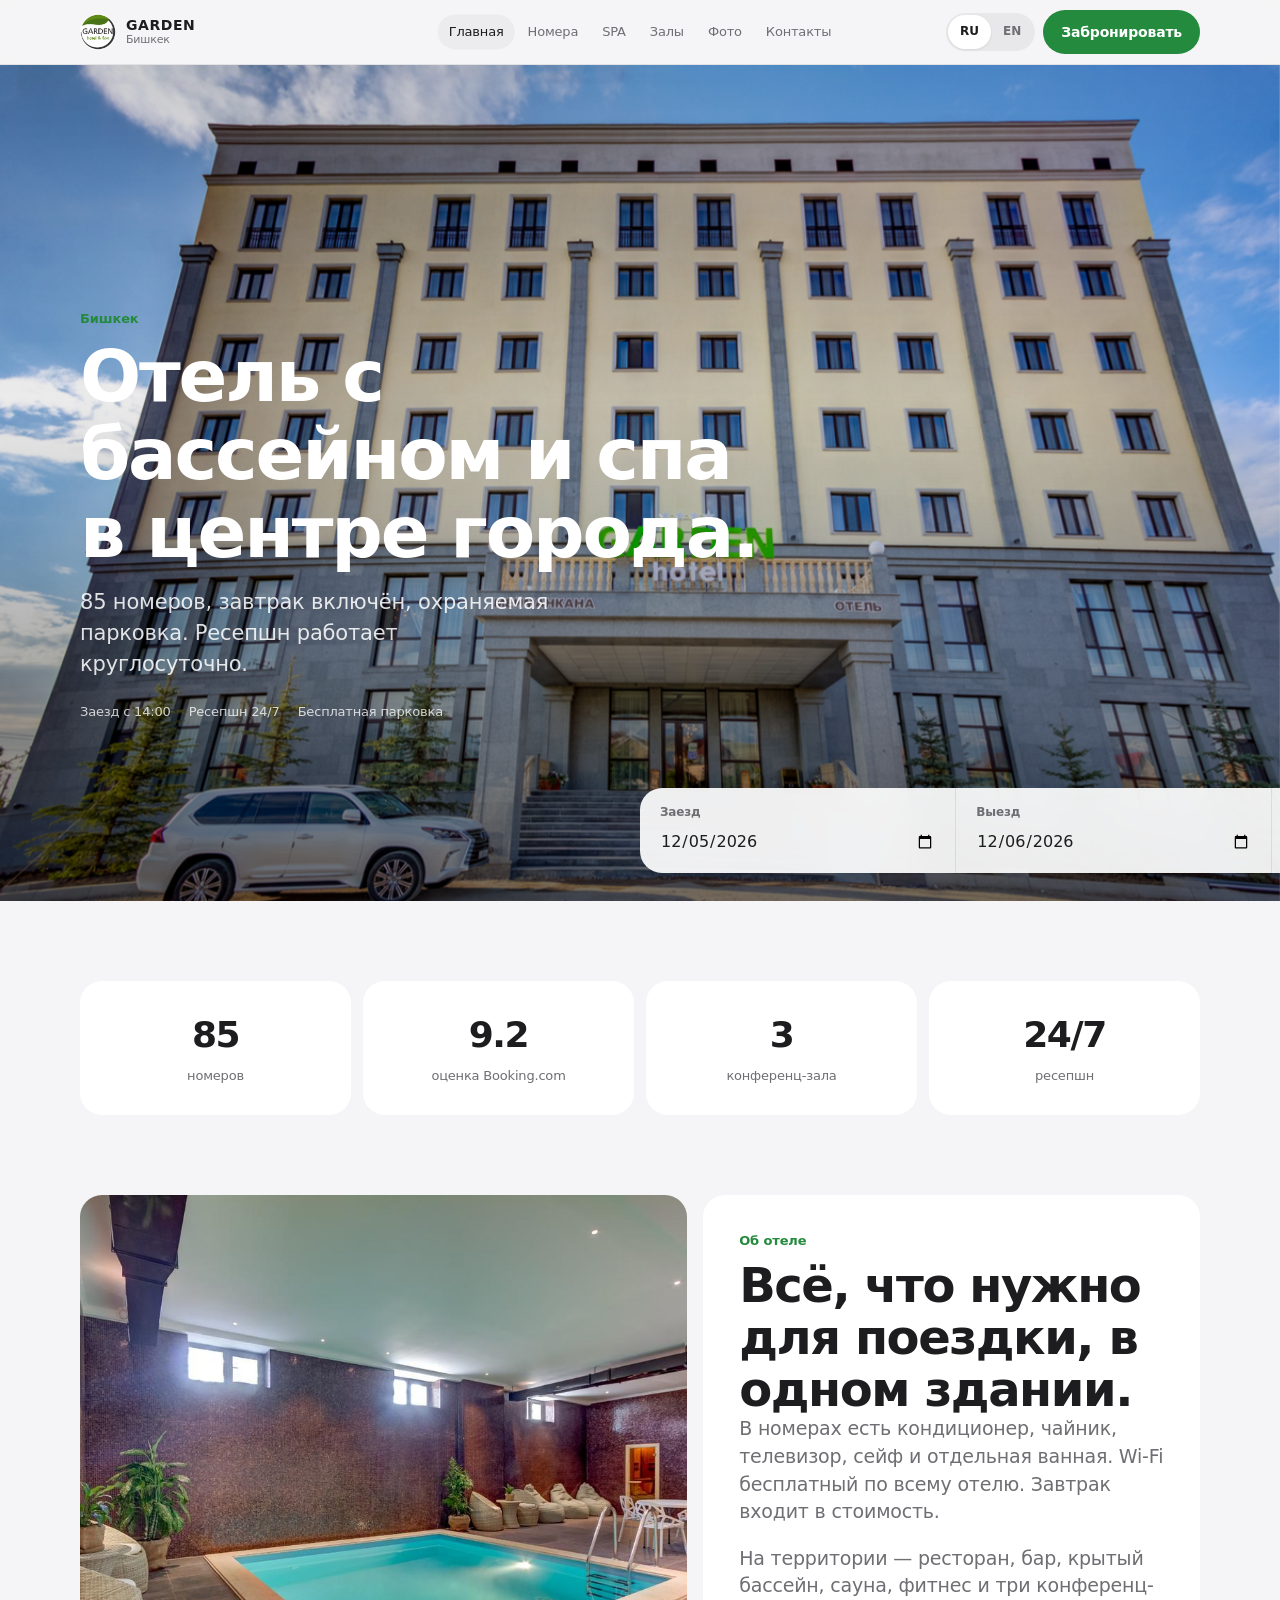
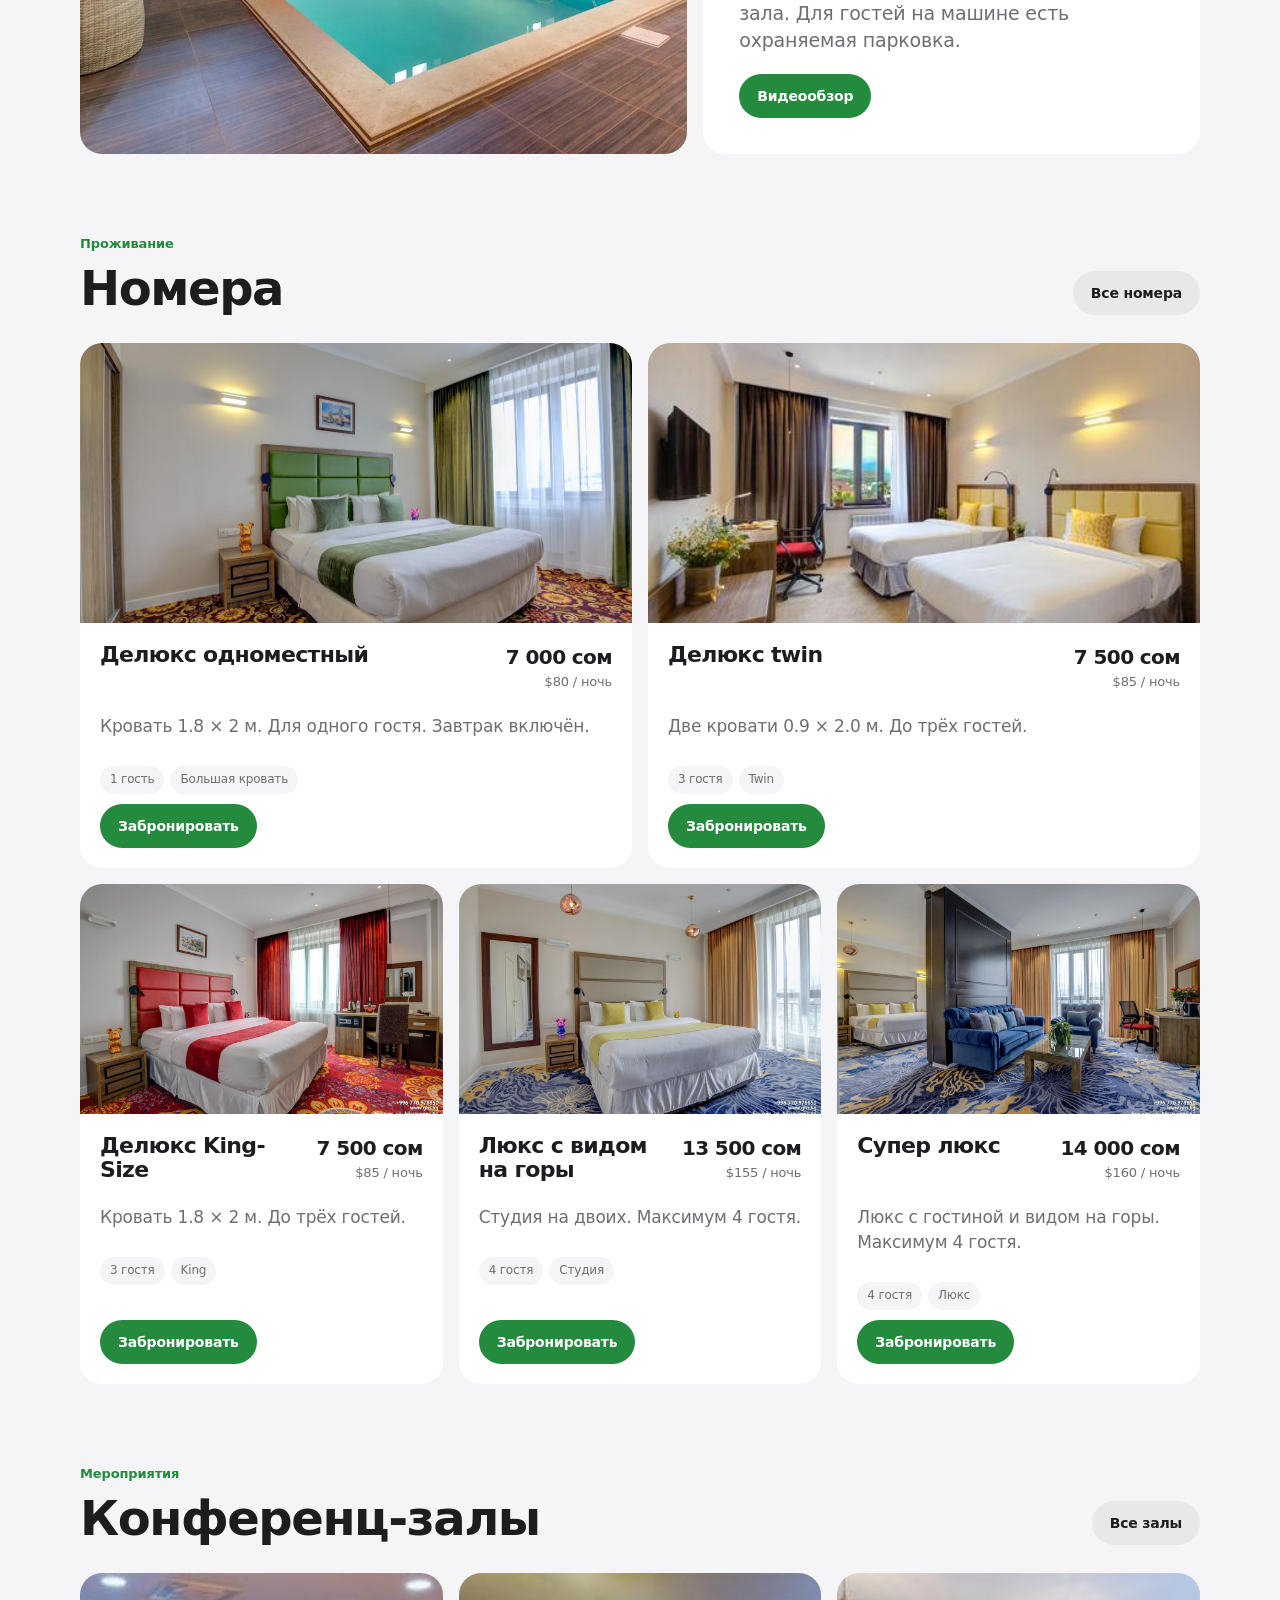
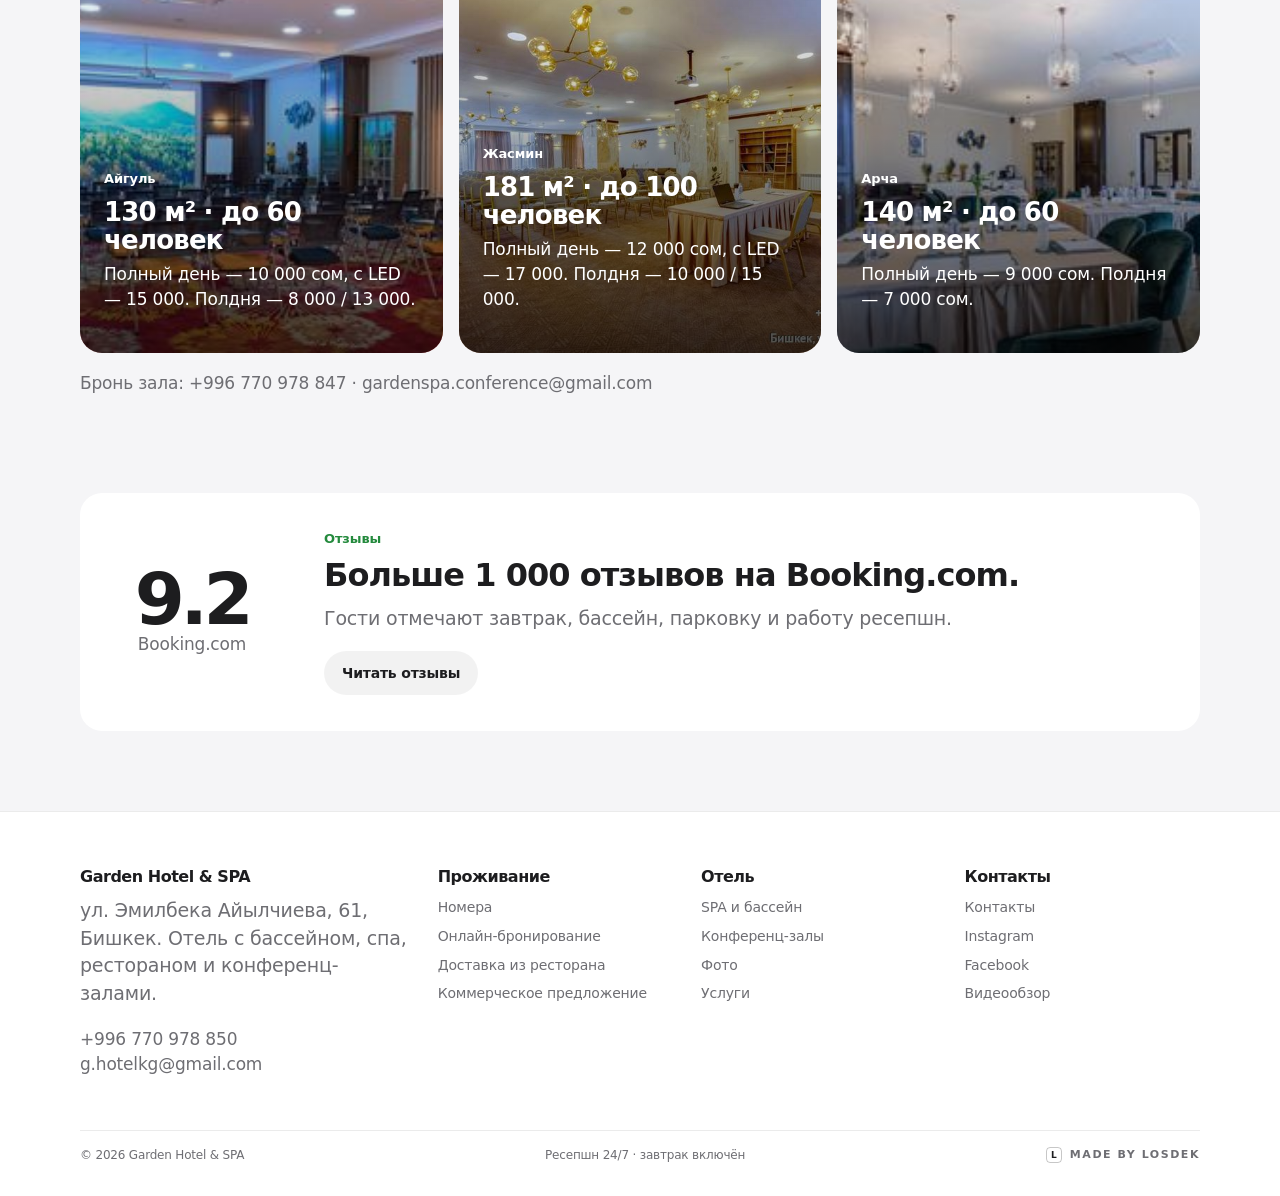
<file: index.html>
<!DOCTYPE html>
<html lang="ru">
<head>
  <meta charset="utf-8">
  <meta name="viewport" content="width=device-width, initial-scale=1, viewport-fit=cover">
  <meta name="theme-color" content="#f5f5f7">
  <meta name="apple-mobile-web-app-capable" content="yes">
  <meta name="format-detection" content="telephone=no">
  <title>Garden Hotel & SPA · Бишкек</title>
  <meta name="description" content="Garden Hotel & SPA в Бишкеке: 85 номеров, бассейн, спа, ресторан и конференц-залы. ул. Эмилбека Айылчиева, 61.">
  <link rel="icon" href="img/logo.png">
  <link rel="stylesheet" href="css/styles.css">
</head>
<body data-page="home">
  <a class="skip" href="#main" data-i18n="skip">К содержанию</a>
  <header class="site-header"><div class="header-inner wrap"></div></header>

  <main id="main">
    <section class="hero">
      <div class="hero-media">
        <img src="img/seo.jpg" alt="Фасад Garden Hotel в Бишкеке">
      </div>
      <div class="hero-copy">
        <p class="kicker">Бишкек</p>
        <h1>Отель с бассейном и спа в центре города.</h1>
        <p class="lede">85 номеров, завтрак включён, охраняемая парковка. Ресепшн работает круглосуточно.</p>
        <div class="hero-meta">
          <span>Заезд с 14:00</span>
          <span>Ресепшн 24/7</span>
          <span>Бесплатная парковка</span>
        </div>
      </div>
      <aside class="folio" data-folio></aside>
    </section>

    <section class="section">
      <div class="wrap">
        <div class="stats">
          <div class="stat"><b>85</b><span>номеров</span></div>
          <div class="stat"><b>9.2</b><span>оценка Booking.com</span></div>
          <div class="stat"><b>3</b><span>конференц-зала</span></div>
          <div class="stat"><b>24/7</b><span>ресепшн</span></div>
        </div>
      </div>
    </section>

    <section class="section" style="padding-top:0">
      <div class="wrap">
        <div class="split">
          <img src="img/spa/s6.jpeg" alt="Крытый бассейн">
          <div class="panel">
            <p class="kicker">Об отеле</p>
            <h2>Всё, что нужно для поездки, в одном здании.</h2>
            <p class="serif">В номерах есть кондиционер, чайник, телевизор, сейф и отдельная ванная. Wi-Fi бесплатный по всему отелю. Завтрак входит в стоимость.</p>
            <p class="serif">На территории — ресторан, бар, крытый бассейн, сауна, фитнес и три конференц-зала. Для гостей на машине есть охраняемая парковка.</p>
            <a class="btn" href="https://ghs.kg/video/">Видеообзор</a>
          </div>
        </div>
      </div>
    </section>

    <section class="section" style="padding-top:0">
      <div class="wrap">
        <div class="section-head">
          <div>
            <p class="kicker">Проживание</p>
            <h2>Номера</h2>
          </div>
          <a class="btn btn-ghost" href="rooms.html">Все номера</a>
        </div>
        <div class="room-grid">
          <article class="room-card">
            <img src="img/gallery/g1.jpg" alt="Одноместный делюкс">
            <div class="room-body">
              <div class="room-top">
                <h3>Делюкс одноместный</h3>
                <p class="price"><b>7 000 сом</b>$80 / ночь</p>
              </div>
              <p class="muted">Кровать 1.8 × 2 м. Для одного гостя. Завтрак включён.</p>
              <div class="chips"><span class="chip">1 гость</span><span class="chip">Большая кровать</span></div>
              <a class="btn" href="https://ghs.kg/booking/?room-type=162606">Забронировать</a>
            </div>
          </article>
          <article class="room-card">
            <img src="img/rooms/t1.jpg" alt="Двухместный делюкс twin">
            <div class="room-body">
              <div class="room-top">
                <h3>Делюкс twin</h3>
                <p class="price"><b>7 500 сом</b>$85 / ночь</p>
              </div>
              <p class="muted">Две кровати 0.9 × 2.0 м. До трёх гостей.</p>
              <div class="chips"><span class="chip">3 гостя</span><span class="chip">Twin</span></div>
              <a class="btn" href="https://ghs.kg/booking/?room-type=162608">Забронировать</a>
            </div>
          </article>
          <article class="room-card">
            <img src="img/gallery/g3.jpg" alt="Делюкс king-size">
            <div class="room-body">
              <div class="room-top">
                <h3>Делюкс King-Size</h3>
                <p class="price"><b>7 500 сом</b>$85 / ночь</p>
              </div>
              <p class="muted">Кровать 1.8 × 2 м. До трёх гостей.</p>
              <div class="chips"><span class="chip">3 гостя</span><span class="chip">King</span></div>
              <a class="btn" href="https://ghs.kg/booking/?room-type=162604">Забронировать</a>
            </div>
          </article>
          <article class="room-card">
            <img src="img/gallery/g4.jpg" alt="Люкс-студия">
            <div class="room-body">
              <div class="room-top">
                <h3>Люкс с видом на горы</h3>
                <p class="price"><b>13 500 сом</b>$155 / ночь</p>
              </div>
              <p class="muted">Студия на двоих. Максимум 4 гостя.</p>
              <div class="chips"><span class="chip">4 гостя</span><span class="chip">Студия</span></div>
              <a class="btn" href="https://ghs.kg/booking/?room-type=162605">Забронировать</a>
            </div>
          </article>
          <article class="room-card">
            <img src="img/gallery/g2.jpg" alt="Супер люкс">
            <div class="room-body">
              <div class="room-top">
                <h3>Супер люкс</h3>
                <p class="price"><b>14 000 сом</b>$160 / ночь</p>
              </div>
              <p class="muted">Люкс с гостиной и видом на горы. Максимум 4 гостя.</p>
              <div class="chips"><span class="chip">4 гостя</span><span class="chip">Люкс</span></div>
              <a class="btn" href="https://ghs.kg/booking/?room-type=162607">Забронировать</a>
            </div>
          </article>
        </div>
      </div>
    </section>

    <section class="section" style="padding-top:0">
      <div class="wrap">
        <div class="section-head">
          <div>
            <p class="kicker">Мероприятия</p>
            <h2>Конференц-залы</h2>
          </div>
          <a class="btn btn-ghost" href="events.html">Все залы</a>
        </div>
        <div class="hall-grid">
          <article class="hall-card">
            <img src="img/rooms/t8.jpg" alt="Конференц-зал Айгуль">
            <div>
              <p class="kicker" style="color:#fff">Айгуль</p>
              <h3>130 м² · до 60 человек</h3>
              <p>Полный день — 10 000 сом, с LED — 15 000. Полдня — 8 000 / 13 000.</p>
            </div>
          </article>
          <article class="hall-card">
            <img src="img/gallery/g13.jpg" alt="Конференц-зал Жасмин">
            <div>
              <p class="kicker" style="color:#fff">Жасмин</p>
              <h3>181 м² · до 100 человек</h3>
              <p>Полный день — 12 000 сом, с LED — 17 000. Полдня — 10 000 / 15 000.</p>
            </div>
          </article>
          <article class="hall-card">
            <img src="img/rooms/t3.jpg" alt="Конференц-зал Арча">
            <div>
              <p class="kicker" style="color:#fff">Арча</p>
              <h3>140 м² · до 60 человек</h3>
              <p>Полный день — 9 000 сом. Полдня — 7 000 сом.</p>
            </div>
          </article>
        </div>
        <p class="muted" style="margin-top:18px">Бронь зала: <a href="tel:+996770978847">+996 770 978 847</a> · <a href="mailto:gardenspa.conference@gmail.com">gardenspa.conference@gmail.com</a></p>
      </div>
    </section>

    <section class="section" style="padding-top:0">
      <div class="wrap">
        <div class="review">
          <div class="score">
            <b>9.2</b>
            <span class="muted">Booking.com</span>
          </div>
          <div style="padding:24px">
            <p class="kicker">Отзывы</p>
            <h2 style="font-size:32px;margin-bottom:12px">Больше 1 000 отзывов на Booking.com.</h2>
            <p class="serif">Гости отмечают завтрак, бассейн, парковку и работу ресепшн.</p>
            <a class="btn btn-ghost" href="https://www.booking.com/hotel/kg/garden-amp-spa.ru.html">Читать отзывы</a>
          </div>
        </div>
      </div>
    </section>
  </main>

  <footer class="site-footer"><div class="wrap"></div></footer>
  <script src="js/site.js"></script>
</body>
</html>
</file>
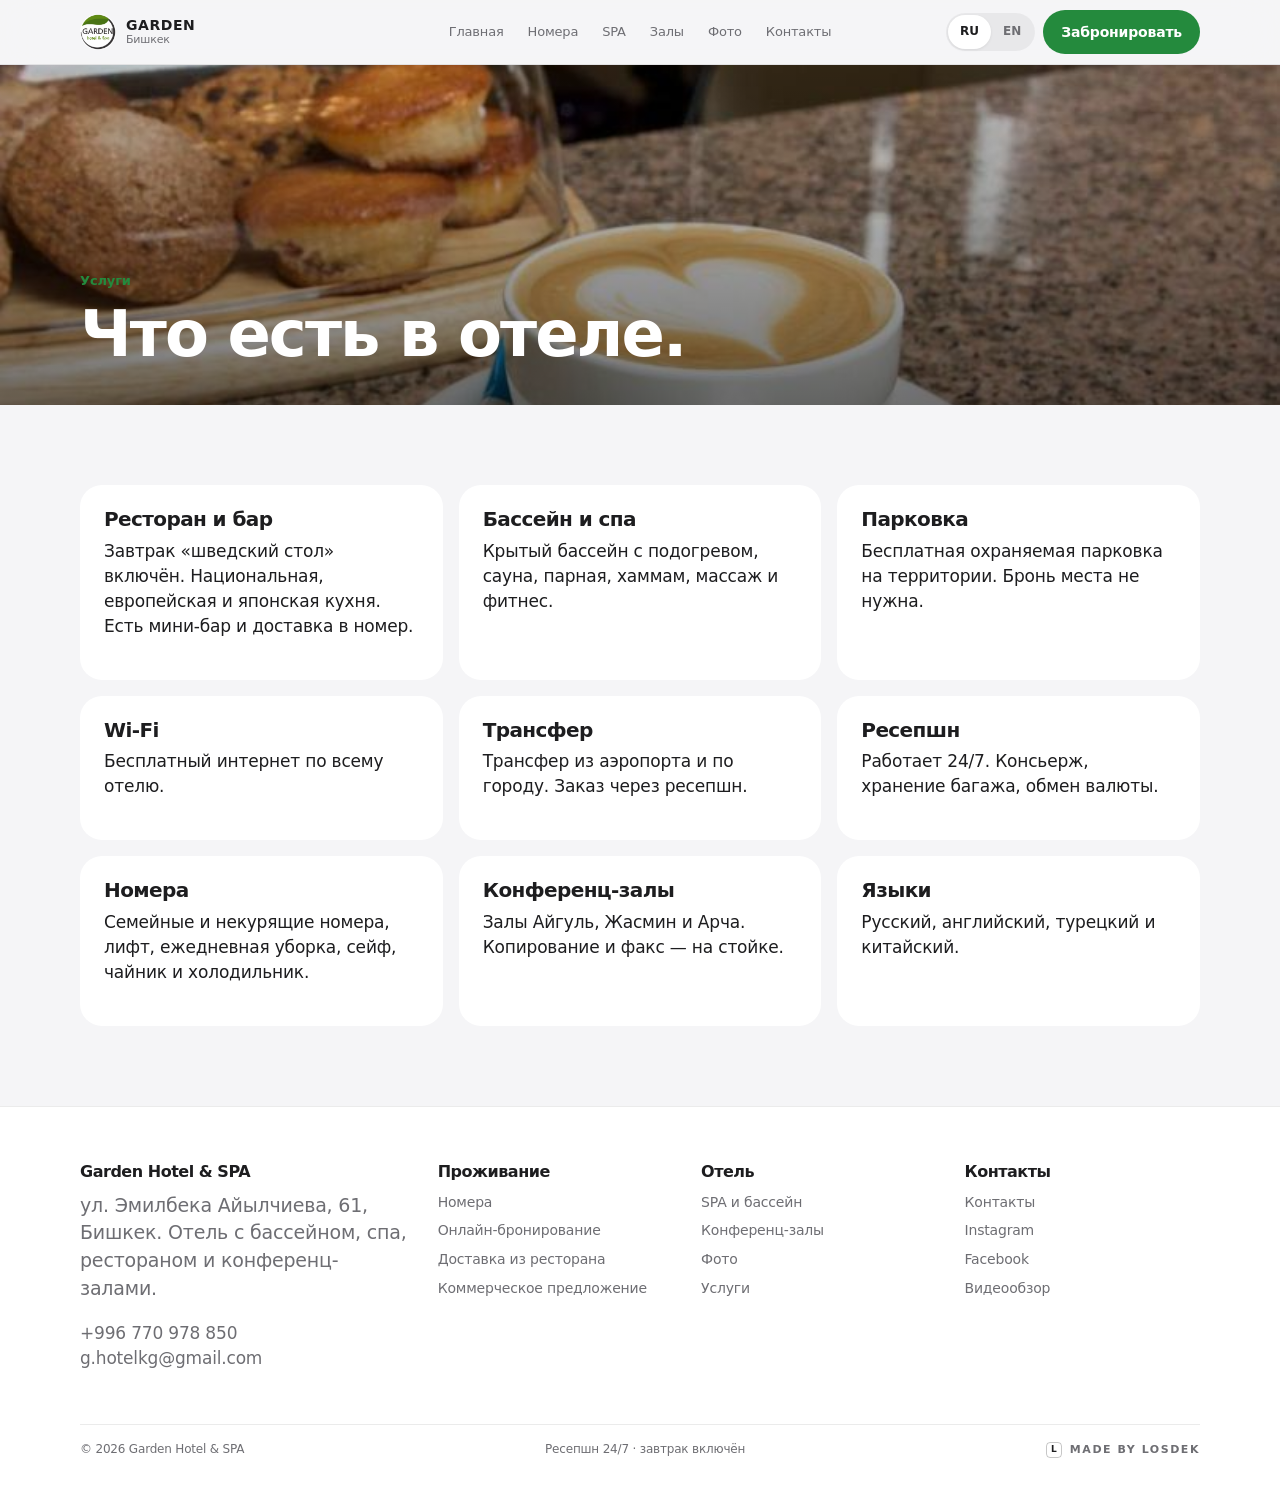
<file: amenities.html>
<!DOCTYPE html>
<html lang="ru">
<head>
  <meta charset="utf-8">
  <meta name="viewport" content="width=device-width, initial-scale=1, viewport-fit=cover">
  <meta name="theme-color" content="#f5f5f7">
  <meta name="apple-mobile-web-app-capable" content="yes">
  <title>Услуги · Garden Hotel & SPA</title>
  <meta name="description" content="Услуги Garden Hotel & SPA: бассейн, спа, ресторан, парковка, трансфер и круглосуточный ресепшн.">
  <link rel="icon" href="img/logo.png">
  <link rel="stylesheet" href="css/styles.css">
</head>
<body data-page="amenities">
  <a class="skip" href="#main" data-i18n="skip">К содержанию</a>
  <header class="site-header"><div class="header-inner wrap"></div></header>
  <main id="main">
    <section class="page-hero">
      <img src="img/gallery/g6.jpg" alt="Ресторан">
      <div class="wrap">
        <p class="kicker">Услуги</p>
        <h1>Что есть в отеле.</h1>
      </div>
    </section>
    <section class="section">
      <div class="wrap">
        <div class="amenity-grid">
          <article class="amenity"><h3>Ресторан и бар</h3><p>Завтрак «шведский стол» включён. Национальная, европейская и японская кухня. Есть мини-бар и доставка в номер.</p></article>
          <article class="amenity"><h3>Бассейн и спа</h3><p>Крытый бассейн с подогревом, сауна, парная, хаммам, массаж и фитнес.</p></article>
          <article class="amenity"><h3>Парковка</h3><p>Бесплатная охраняемая парковка на территории. Бронь места не нужна.</p></article>
          <article class="amenity"><h3>Wi-Fi</h3><p>Бесплатный интернет по всему отелю.</p></article>
          <article class="amenity"><h3>Трансфер</h3><p>Трансфер из аэропорта и по городу. Заказ через ресепшн.</p></article>
          <article class="amenity"><h3>Ресепшн</h3><p>Работает 24/7. Консьерж, хранение багажа, обмен валюты.</p></article>
          <article class="amenity"><h3>Номера</h3><p>Семейные и некурящие номера, лифт, ежедневная уборка, сейф, чайник и холодильник.</p></article>
          <article class="amenity"><h3>Конференц-залы</h3><p>Залы Айгуль, Жасмин и Арча. Копирование и факс — на стойке.</p></article>
          <article class="amenity"><h3>Языки</h3><p>Русский, английский, турецкий и китайский.</p></article>
        </div>
      </div>
    </section>
  </main>
  <footer class="site-footer"><div class="wrap"></div></footer>
  <script src="js/site.js"></script>
</body>
</html>
</file>
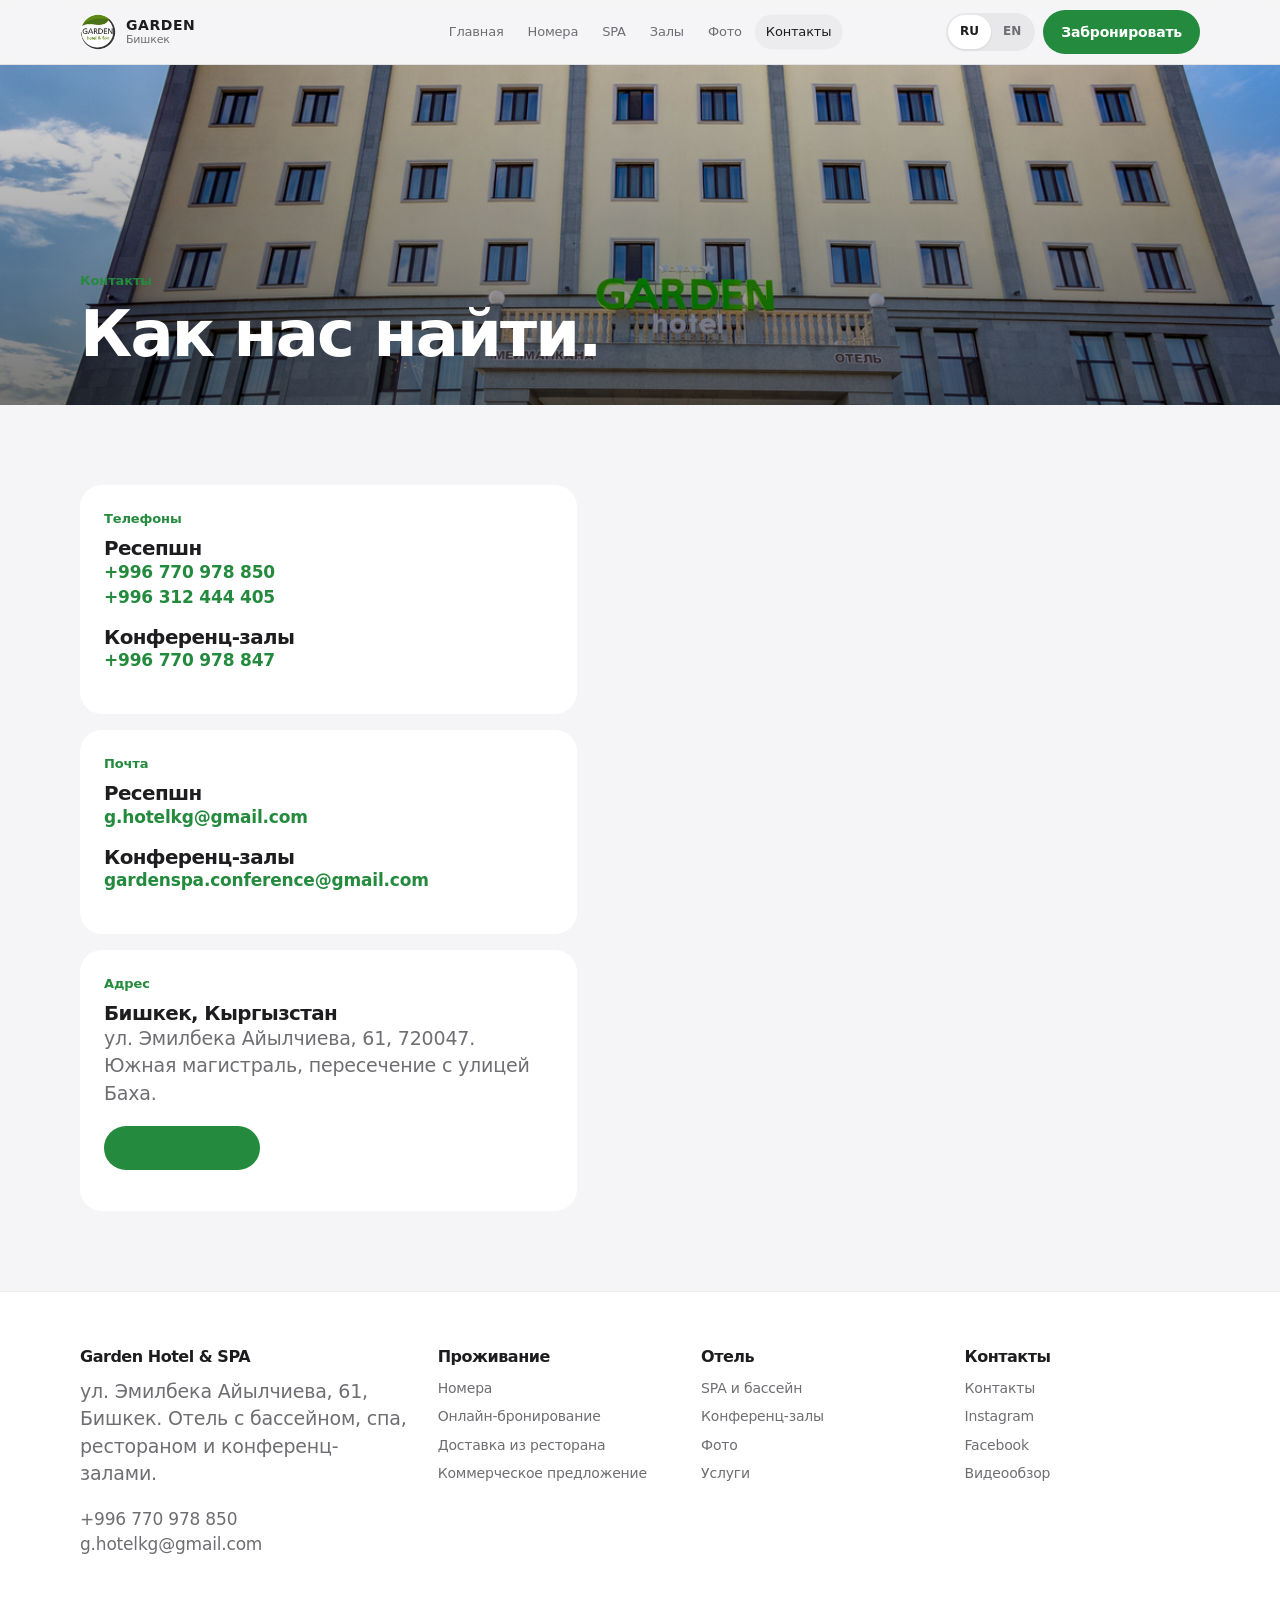
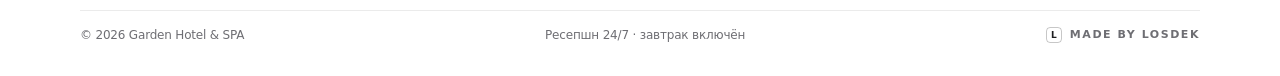
<file: contacts.html>
<!DOCTYPE html>
<html lang="ru">
<head>
  <meta charset="utf-8">
  <meta name="viewport" content="width=device-width, initial-scale=1, viewport-fit=cover">
  <meta name="theme-color" content="#f5f5f7">
  <meta name="apple-mobile-web-app-capable" content="yes">
  <title>Контакты · Garden Hotel & SPA</title>
  <meta name="description" content="Garden Hotel & SPA, ул. Эмилбека Айылчиева, 61, Бишкек. Ресепшн +996 770 978 850.">
  <link rel="icon" href="img/logo.png">
  <link rel="stylesheet" href="css/styles.css">
</head>
<body data-page="contacts">
  <a class="skip" href="#main" data-i18n="skip">К содержанию</a>
  <header class="site-header"><div class="header-inner wrap"></div></header>
  <main id="main">
    <section class="page-hero">
      <img src="img/seo.jpg" alt="Вход в отель">
      <div class="wrap">
        <p class="kicker">Контакты</p>
        <h1>Как нас найти.</h1>
      </div>
    </section>
    <section class="section">
      <div class="wrap contact-grid">
        <div>
          <article class="contact-card">
            <p class="kicker">Телефоны</p>
            <h3>Ресепшн</h3>
            <p><a href="tel:+996770978850">+996 770 978 850</a><br><a href="tel:+996312444405">+996 312 444 405</a></p>
            <h3>Конференц-залы</h3>
            <p><a href="tel:+996770978847">+996 770 978 847</a></p>
          </article>
          <article class="contact-card" style="margin-top:16px">
            <p class="kicker">Почта</p>
            <h3>Ресепшн</h3>
            <p><a href="mailto:g.hotelkg@gmail.com">g.hotelkg@gmail.com</a></p>
            <h3>Конференц-залы</h3>
            <p><a href="mailto:gardenspa.conference@gmail.com">gardenspa.conference@gmail.com</a></p>
          </article>
          <article class="contact-card" style="margin-top:16px">
            <p class="kicker">Адрес</p>
            <h3>Бишкек, Кыргызстан</h3>
            <p class="serif">ул. Эмилбека Айылчиева, 61, 720047. Южная магистраль, пересечение с улицей Баха.</p>
            <p><a class="btn" href="https://ghs.kg/booking/">Забронировать</a></p>
          </article>
        </div>
        <div class="map">
          <iframe title="Карта Garden Hotel & SPA" src="https://maps.google.com/maps?q=Garden%20Hotel%20%26%20SPA%20Bishkek%20Emilbek%20Ailchiev%2061&t=&z=15&ie=UTF8&iwloc=&output=embed" loading="lazy"></iframe>
        </div>
      </div>
    </section>
  </main>
  <footer class="site-footer"><div class="wrap"></div></footer>
  <script src="js/site.js"></script>
</body>
</html>
</file>
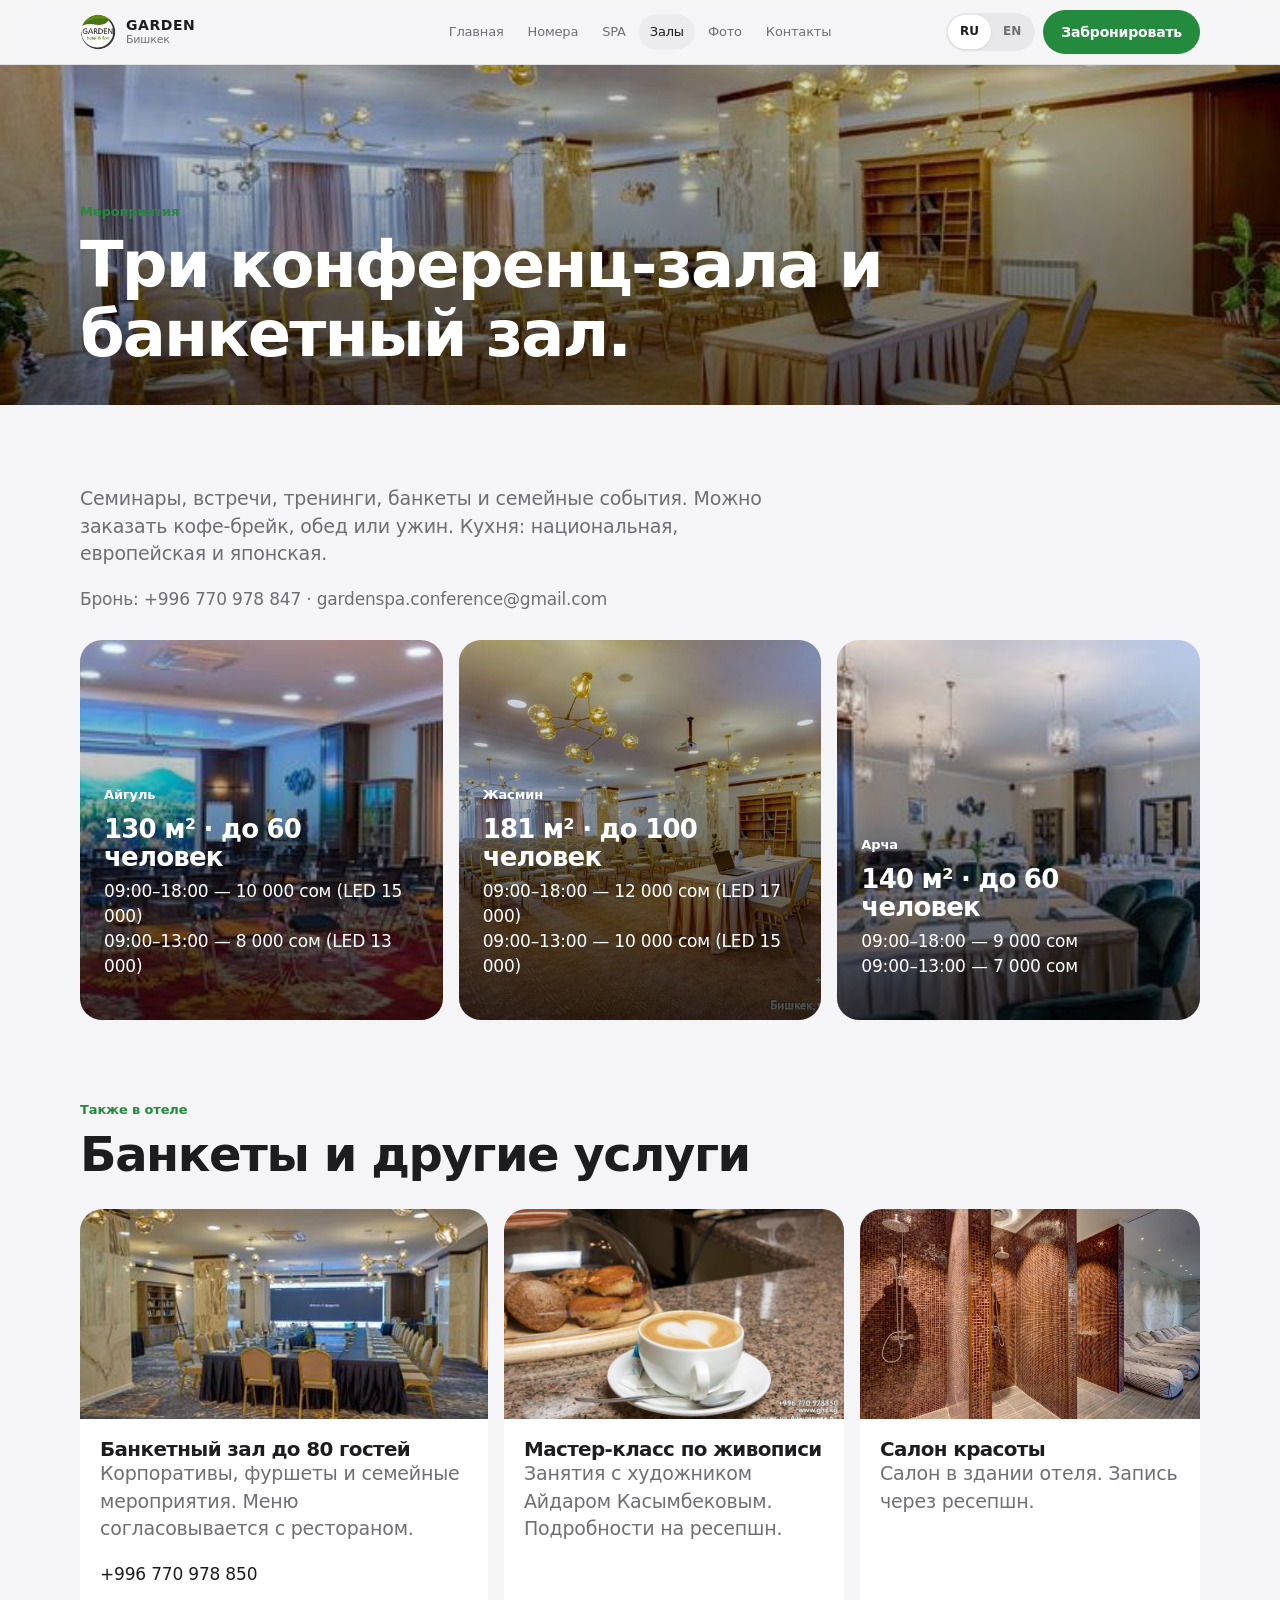
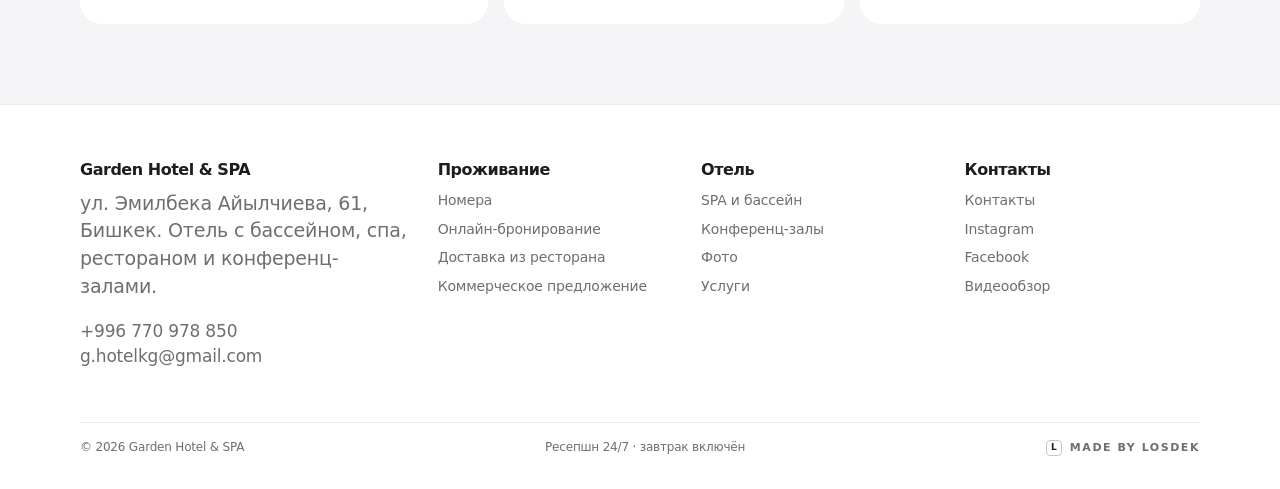
<file: events.html>
<!DOCTYPE html>
<html lang="ru">
<head>
  <meta charset="utf-8">
  <meta name="viewport" content="width=device-width, initial-scale=1, viewport-fit=cover">
  <meta name="theme-color" content="#f5f5f7">
  <meta name="apple-mobile-web-app-capable" content="yes">
  <title>Залы · Garden Hotel & SPA</title>
  <meta name="description" content="Конференц-залы Айгуль, Жасмин и Арча в Garden Hotel & SPA, Бишкек. Банкетный зал до 80 гостей.">
  <link rel="icon" href="img/logo.png">
  <link rel="stylesheet" href="css/styles.css">
</head>
<body data-page="events">
  <a class="skip" href="#main" data-i18n="skip">К содержанию</a>
  <header class="site-header"><div class="header-inner wrap"></div></header>
  <main id="main">
    <section class="page-hero">
      <img src="img/gallery/g13.jpg" alt="Конференц-зал">
      <div class="wrap">
        <p class="kicker">Мероприятия</p>
        <h1>Три конференц-зала и банкетный зал.</h1>
      </div>
    </section>
    <section class="section">
      <div class="wrap">
        <p class="serif" style="max-width:58ch">Семинары, встречи, тренинги, банкеты и семейные события. Можно заказать кофе-брейк, обед или ужин. Кухня: национальная, европейская и японская.</p>
        <p class="muted">Бронь: <a href="tel:+996770978847">+996 770 978 847</a> · <a href="mailto:gardenspa.conference@gmail.com">gardenspa.conference@gmail.com</a></p>
        <div class="hall-grid" style="margin-top:28px">
          <article class="hall-card">
            <img src="img/rooms/t8.jpg" alt="Зал Айгуль">
            <div>
              <p class="kicker" style="color:#fff">Айгуль</p>
              <h3>130 м² · до 60 человек</h3>
              <p>09:00–18:00 — 10 000 сом (LED 15 000)<br>09:00–13:00 — 8 000 сом (LED 13 000)</p>
            </div>
          </article>
          <article class="hall-card">
            <img src="img/gallery/g13.jpg" alt="Зал Жасмин">
            <div>
              <p class="kicker" style="color:#fff">Жасмин</p>
              <h3>181 м² · до 100 человек</h3>
              <p>09:00–18:00 — 12 000 сом (LED 17 000)<br>09:00–13:00 — 10 000 сом (LED 15 000)</p>
            </div>
          </article>
          <article class="hall-card">
            <img src="img/rooms/t3.jpg" alt="Зал Арча">
            <div>
              <p class="kicker" style="color:#fff">Арча</p>
              <h3>140 м² · до 60 человек</h3>
              <p>09:00–18:00 — 9 000 сом<br>09:00–13:00 — 7 000 сом</p>
            </div>
          </article>
        </div>
      </div>
    </section>
    <section class="section" style="padding-top:0">
      <div class="wrap">
        <div class="section-head">
          <div>
            <p class="kicker">Также в отеле</p>
            <h2>Банкеты и другие услуги</h2>
          </div>
        </div>
        <div class="event-grid">
          <article class="event-card">
            <img src="img/rooms/t7.jpg" alt="Банкетный зал">
            <div>
              <h3>Банкетный зал до 80 гостей</h3>
              <p class="serif">Корпоративы, фуршеты и семейные мероприятия. Меню согласовывается с рестораном.</p>
              <p><a href="tel:+996770978850">+996 770 978 850</a></p>
            </div>
          </article>
          <article class="event-card">
            <img src="img/gallery/g6.jpg" alt="Кафе">
            <div>
              <h3>Мастер-класс по живописи</h3>
              <p class="serif">Занятия с художником Айдаром Касымбековым. Подробности на ресепшн.</p>
            </div>
          </article>
          <article class="event-card">
            <img src="img/spa/s5.jpeg" alt="Спа">
            <div>
              <h3>Салон красоты</h3>
              <p class="serif">Салон в здании отеля. Запись через ресепшн.</p>
            </div>
          </article>
        </div>
      </div>
    </section>
  </main>
  <footer class="site-footer"><div class="wrap"></div></footer>
  <script src="js/site.js"></script>
</body>
</html>
</file>
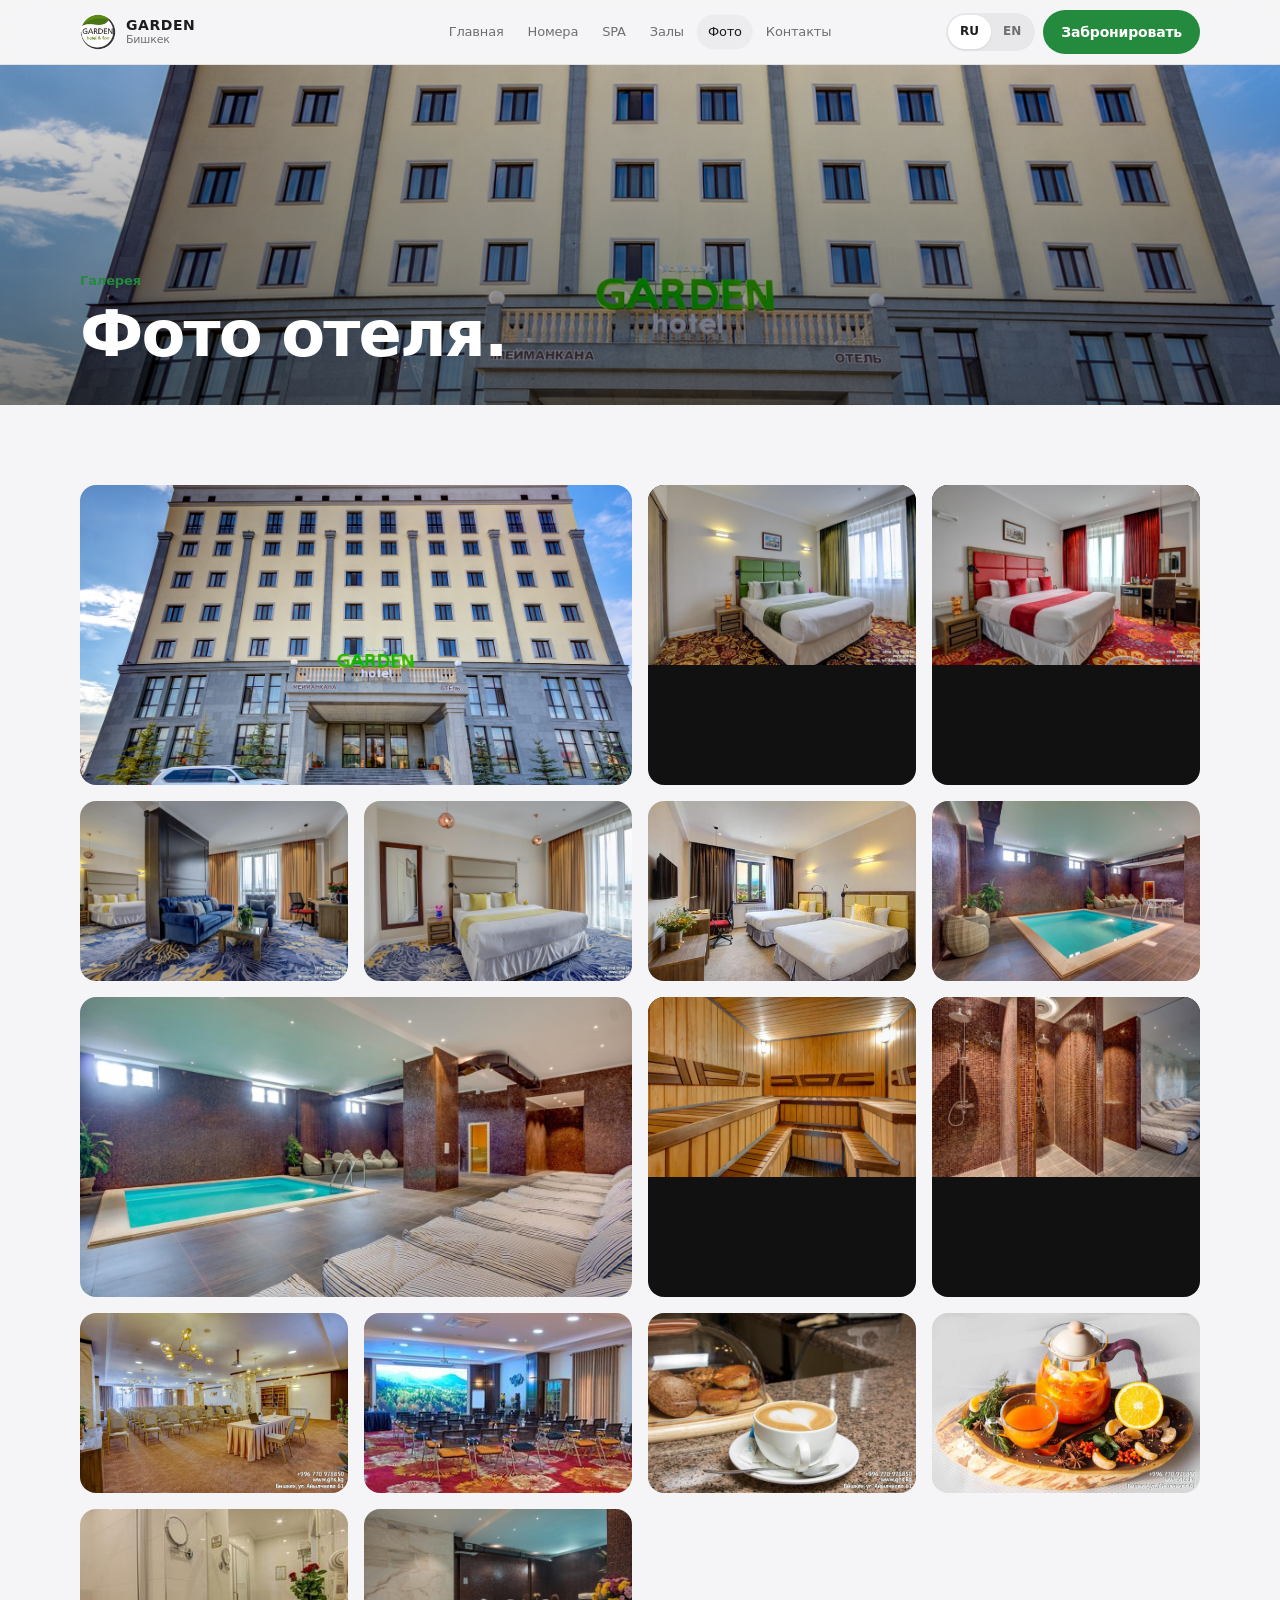
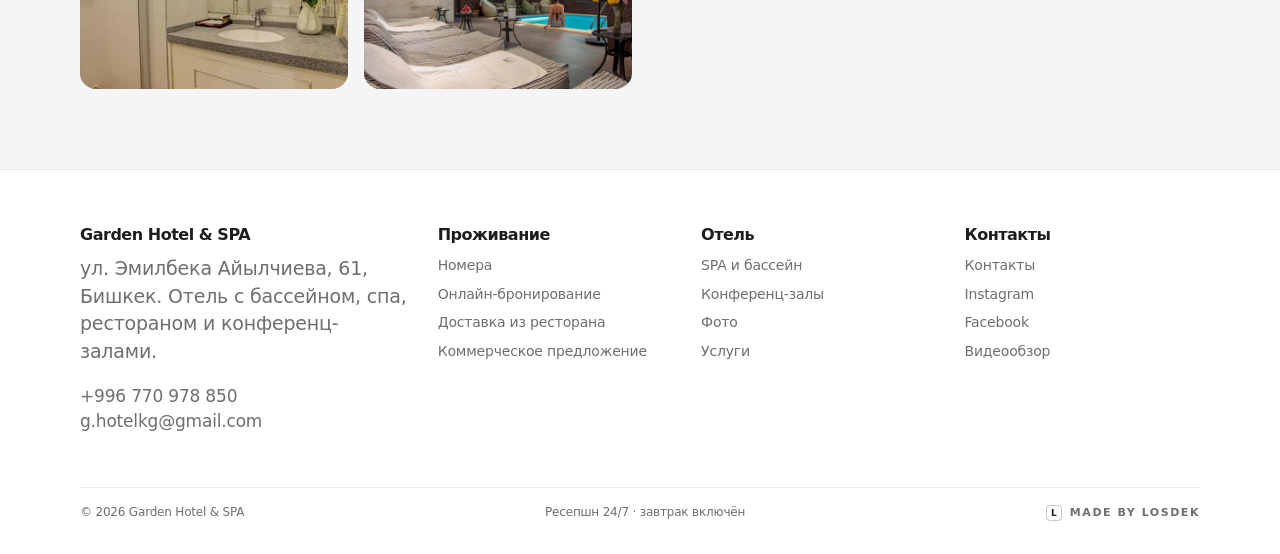
<file: photos.html>
<!DOCTYPE html>
<html lang="ru">
<head>
  <meta charset="utf-8">
  <meta name="viewport" content="width=device-width, initial-scale=1, viewport-fit=cover">
  <meta name="theme-color" content="#f5f5f7">
  <meta name="apple-mobile-web-app-capable" content="yes">
  <title>Фото · Garden Hotel & SPA</title>
  <meta name="description" content="Фото отеля Garden Hotel & SPA в Бишкеке: номера, спа, бассейн и залы.">
  <link rel="icon" href="img/logo.png">
  <link rel="stylesheet" href="css/styles.css">
</head>
<body data-page="photos">
  <a class="skip" href="#main" data-i18n="skip">К содержанию</a>
  <header class="site-header"><div class="header-inner wrap"></div></header>
  <main id="main">
    <section class="page-hero">
      <img src="img/seo.jpg" alt="Фасад отеля">
      <div class="wrap">
        <p class="kicker">Галерея</p>
        <h1>Фото отеля.</h1>
      </div>
    </section>
    <section class="section">
      <div class="wrap">
        <div class="gallery-grid">
          <a href="img/seo.jpg" data-full><img src="img/seo.jpg" alt="Фасад"></a>
          <a href="img/gallery/g1.jpg" data-full><img src="img/gallery/g1.jpg" alt="Номер"></a>
          <a href="img/gallery/g3.jpg" data-full><img src="img/gallery/g3.jpg" alt="Номер king-size"></a>
          <a href="img/gallery/g2.jpg" data-full><img src="img/gallery/g2.jpg" alt="Люкс"></a>
          <a href="img/gallery/g4.jpg" data-full><img src="img/gallery/g4.jpg" alt="Студия"></a>
          <a href="img/rooms/t1.jpg" data-full><img src="img/rooms/t1.jpg" alt="Twin"></a>
          <a href="img/spa/s6.jpeg" data-full><img src="img/spa/s6.jpeg" alt="Бассейн"></a>
          <a href="img/spa/s8.jpeg" data-full><img src="img/spa/s8.jpeg" alt="Зона отдыха"></a>
          <a href="img/spa/s4.jpeg" data-full><img src="img/spa/s4.jpeg" alt="Сауна"></a>
          <a href="img/spa/s5.jpeg" data-full><img src="img/spa/s5.jpeg" alt="Души"></a>
          <a href="img/gallery/g13.jpg" data-full><img src="img/gallery/g13.jpg" alt="Конференц-зал"></a>
          <a href="img/rooms/t8.jpg" data-full><img src="img/rooms/t8.jpg" alt="Зал"></a>
          <a href="img/gallery/g6.jpg" data-full><img src="img/gallery/g6.jpg" alt="Кафе"></a>
          <a href="img/gallery/g8.jpg" data-full><img src="img/gallery/g8.jpg" alt="Напитки"></a>
          <a href="img/rooms/t4.jpg" data-full><img src="img/rooms/t4.jpg" alt="Ванная"></a>
          <a href="img/spa/s9.jpeg" data-full><img src="img/spa/s9.jpeg" alt="Спа"></a>
        </div>
      </div>
    </section>
  </main>
  <div class="lightbox" role="dialog" aria-label="Фото"><button type="button" aria-label="Закрыть">×</button><img alt=""></div>
  <footer class="site-footer"><div class="wrap"></div></footer>
  <script src="js/site.js"></script>
</body>
</html>
</file>
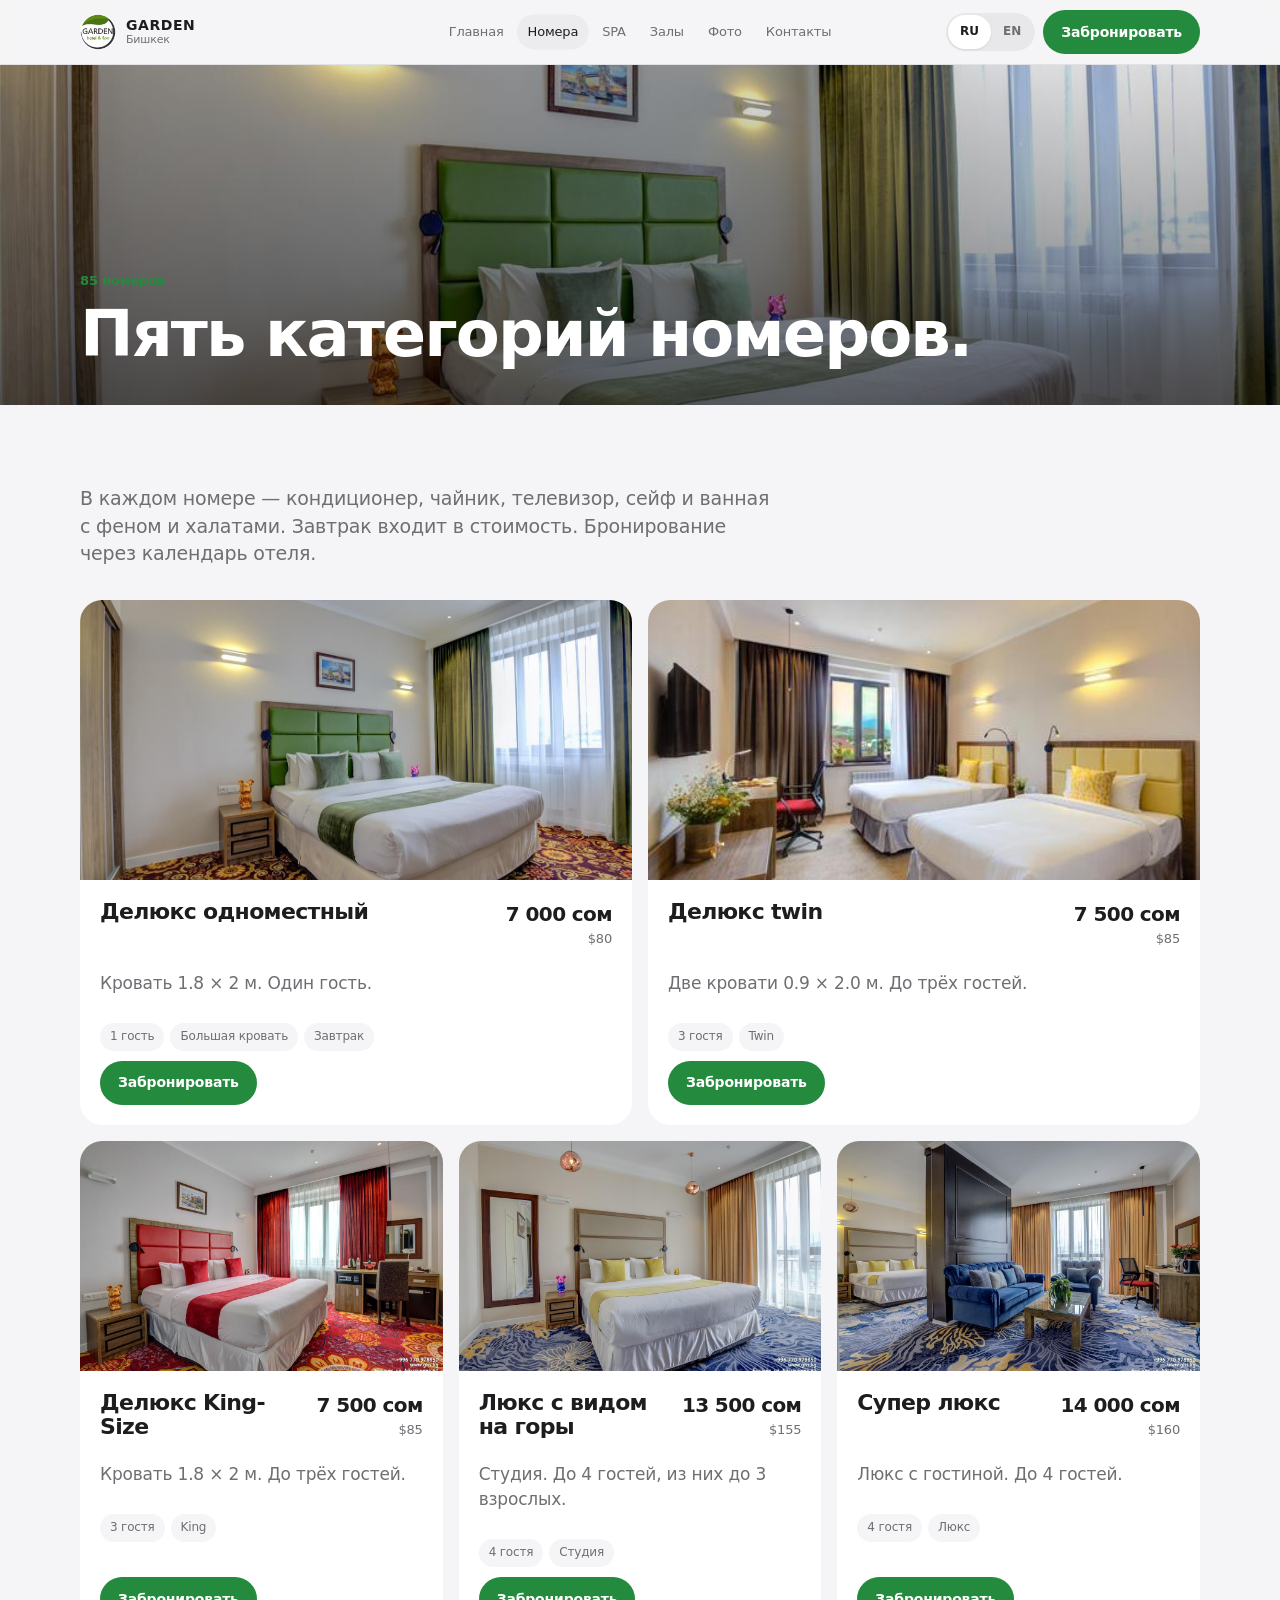
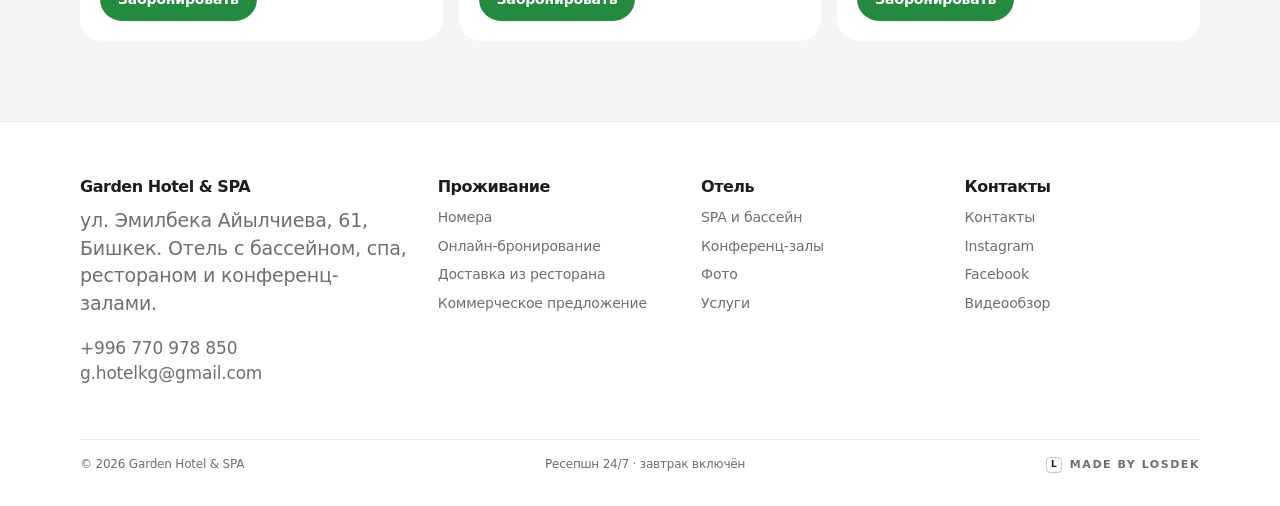
<file: rooms.html>
<!DOCTYPE html>
<html lang="ru">
<head>
  <meta charset="utf-8">
  <meta name="viewport" content="width=device-width, initial-scale=1, viewport-fit=cover">
  <meta name="theme-color" content="#f5f5f7">
  <meta name="apple-mobile-web-app-capable" content="yes">
  <title>Номера · Garden Hotel & SPA</title>
  <meta name="description" content="Номера Garden Hotel & SPA в Бишкеке: от 7 000 до 14 000 сом. Завтрак включён.">
  <link rel="icon" href="img/logo.png">
  <link rel="stylesheet" href="css/styles.css">
</head>
<body data-page="rooms">
  <a class="skip" href="#main" data-i18n="skip">К содержанию</a>
  <header class="site-header"><div class="header-inner wrap"></div></header>
  <main id="main">
    <section class="page-hero">
      <img src="img/gallery/g1.jpg" alt="Номер делюкс">
      <div class="wrap">
        <p class="kicker">85 номеров</p>
        <h1>Пять категорий номеров.</h1>
      </div>
    </section>
    <section class="section">
      <div class="wrap">
        <p class="serif" style="max-width:58ch;margin-bottom:32px">В каждом номере — кондиционер, чайник, телевизор, сейф и ванная с феном и халатами. Завтрак входит в стоимость. Бронирование через календарь отеля.</p>
        <div class="room-grid">
          <article class="room-card">
            <img src="img/gallery/g1.jpg" alt="Делюкс одноместный">
            <div class="room-body">
              <div class="room-top"><h3>Делюкс одноместный</h3><p class="price"><b>7 000 сом</b>$80</p></div>
              <p class="muted">Кровать 1.8 × 2 м. Один гость.</p>
              <div class="chips"><span class="chip">1 гость</span><span class="chip">Большая кровать</span><span class="chip">Завтрак</span></div>
              <a class="btn" href="https://ghs.kg/booking/?room-type=162606">Забронировать</a>
            </div>
          </article>
          <article class="room-card">
            <img src="img/rooms/t1.jpg" alt="Делюкс twin">
            <div class="room-body">
              <div class="room-top"><h3>Делюкс twin</h3><p class="price"><b>7 500 сом</b>$85</p></div>
              <p class="muted">Две кровати 0.9 × 2.0 м. До трёх гостей.</p>
              <div class="chips"><span class="chip">3 гостя</span><span class="chip">Twin</span></div>
              <a class="btn" href="https://ghs.kg/booking/?room-type=162608">Забронировать</a>
            </div>
          </article>
          <article class="room-card">
            <img src="img/gallery/g3.jpg" alt="Делюкс king-size">
            <div class="room-body">
              <div class="room-top"><h3>Делюкс King-Size</h3><p class="price"><b>7 500 сом</b>$85</p></div>
              <p class="muted">Кровать 1.8 × 2 м. До трёх гостей.</p>
              <div class="chips"><span class="chip">3 гостя</span><span class="chip">King</span></div>
              <a class="btn" href="https://ghs.kg/booking/?room-type=162604">Забронировать</a>
            </div>
          </article>
          <article class="room-card">
            <img src="img/gallery/g4.jpg" alt="Люкс-студия">
            <div class="room-body">
              <div class="room-top"><h3>Люкс с видом на горы</h3><p class="price"><b>13 500 сом</b>$155</p></div>
              <p class="muted">Студия. До 4 гостей, из них до 3 взрослых.</p>
              <div class="chips"><span class="chip">4 гостя</span><span class="chip">Студия</span></div>
              <a class="btn" href="https://ghs.kg/booking/?room-type=162605">Забронировать</a>
            </div>
          </article>
          <article class="room-card">
            <img src="img/gallery/g2.jpg" alt="Супер люкс">
            <div class="room-body">
              <div class="room-top"><h3>Супер люкс</h3><p class="price"><b>14 000 сом</b>$160</p></div>
              <p class="muted">Люкс с гостиной. До 4 гостей.</p>
              <div class="chips"><span class="chip">4 гостя</span><span class="chip">Люкс</span></div>
              <a class="btn" href="https://ghs.kg/booking/?room-type=162607">Забронировать</a>
            </div>
          </article>
        </div>
      </div>
    </section>
  </main>
  <footer class="site-footer"><div class="wrap"></div></footer>
  <script src="js/site.js"></script>
</body>
</html>
</file>
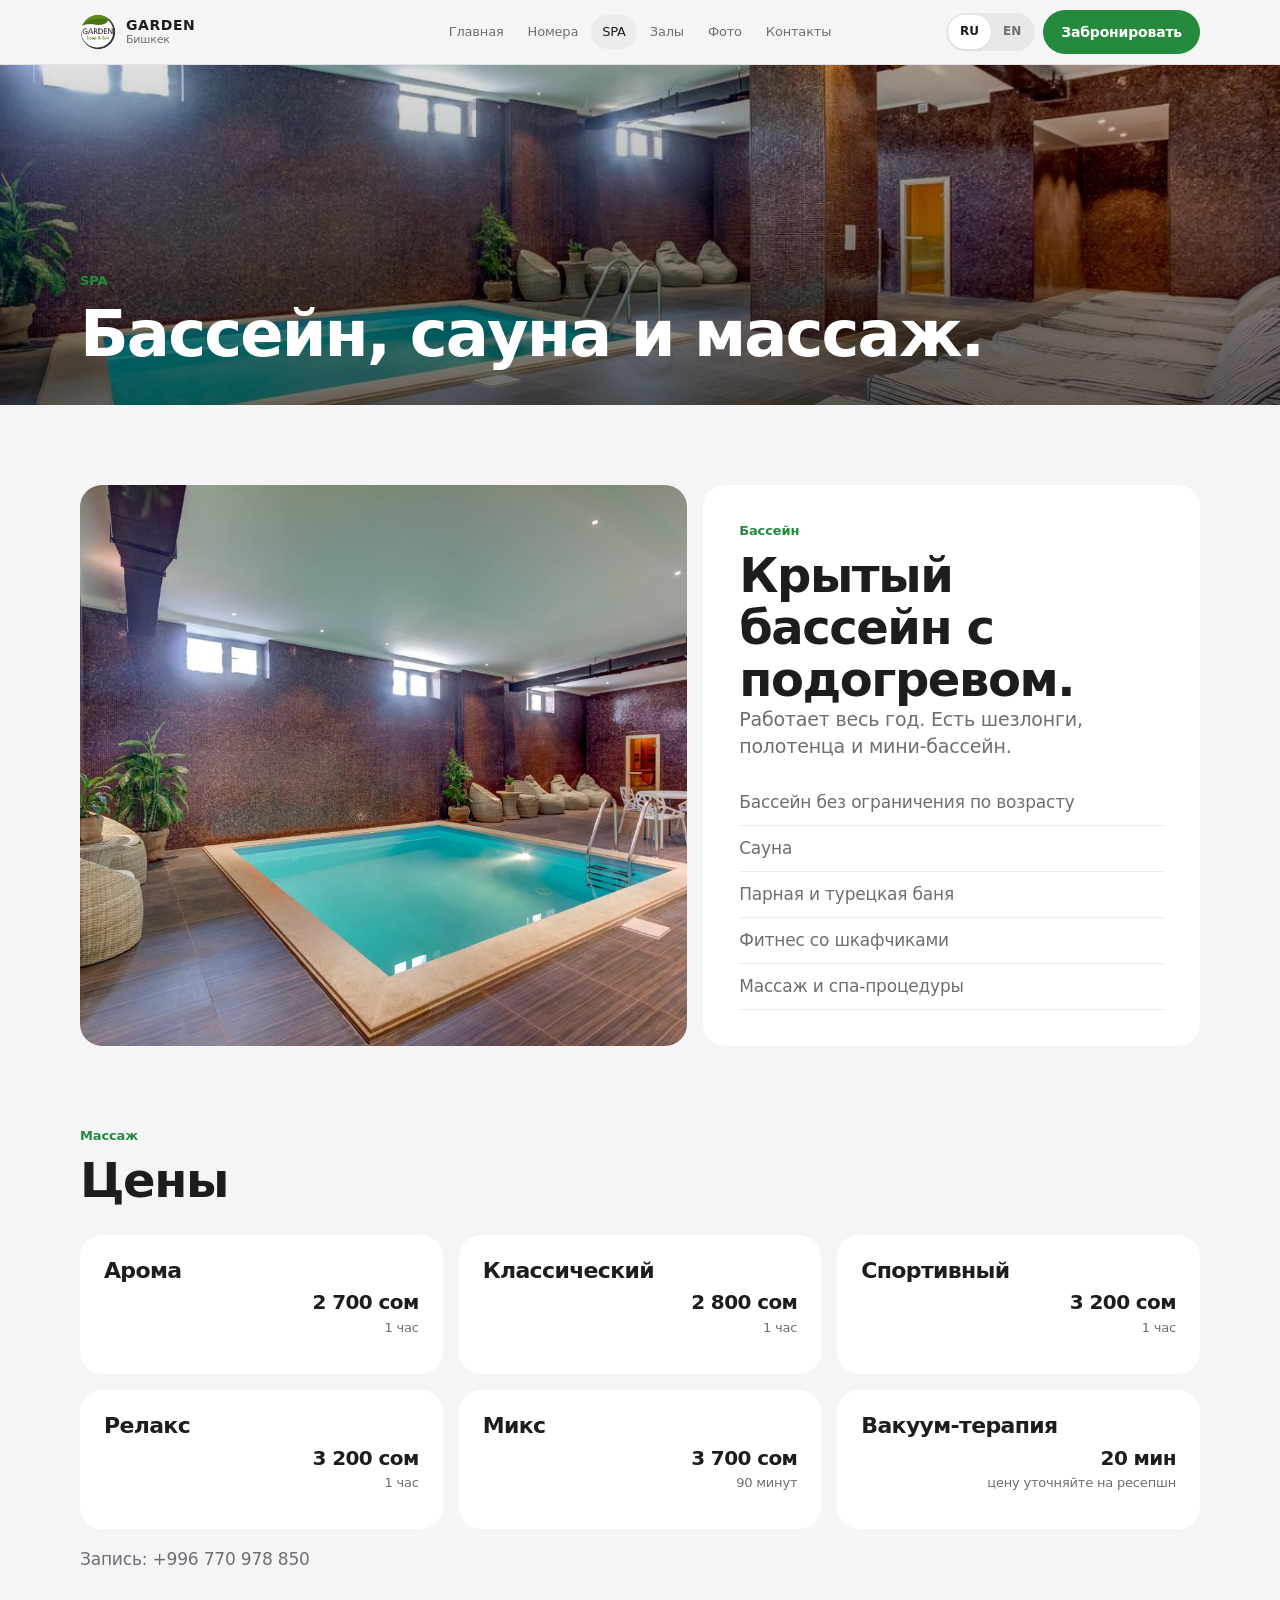
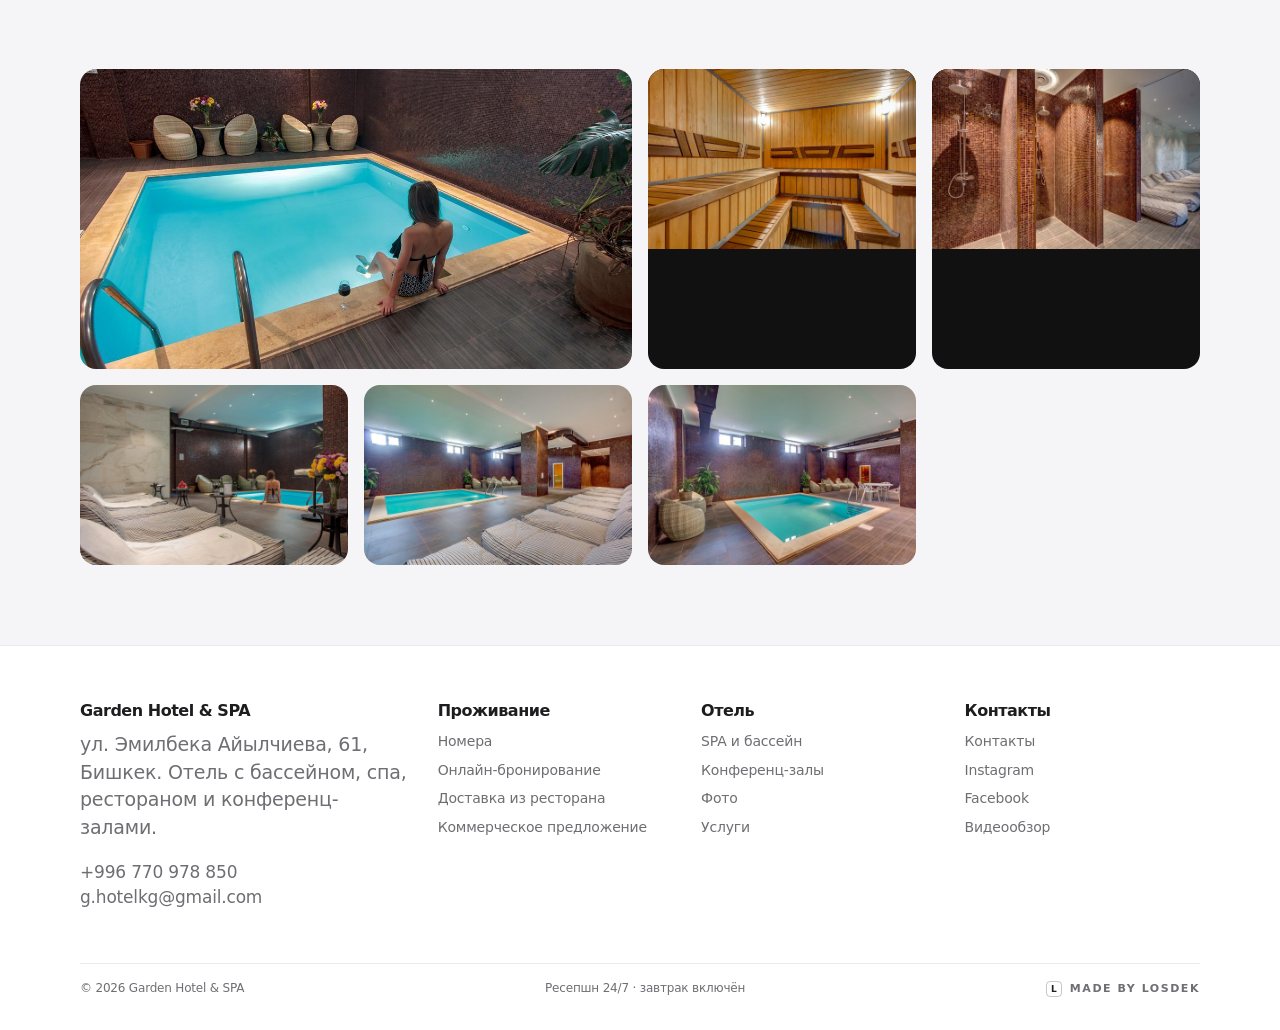
<file: spa.html>
<!DOCTYPE html>
<html lang="ru">
<head>
  <meta charset="utf-8">
  <meta name="viewport" content="width=device-width, initial-scale=1, viewport-fit=cover">
  <meta name="theme-color" content="#f5f5f7">
  <meta name="apple-mobile-web-app-capable" content="yes">
  <title>SPA и бассейн · Garden Hotel & SPA</title>
  <meta name="description" content="Крытый бассейн, сауна, хаммам и массаж в Garden Hotel & SPA, Бишкек. Массаж от 2 700 сом.">
  <link rel="icon" href="img/logo.png">
  <link rel="stylesheet" href="css/styles.css">
</head>
<body data-page="spa">
  <a class="skip" href="#main" data-i18n="skip">К содержанию</a>
  <header class="site-header"><div class="header-inner wrap"></div></header>
  <main id="main">
    <section class="page-hero">
      <img src="img/spa/s8.jpeg" alt="Крытый бассейн">
      <div class="wrap">
        <p class="kicker">SPA</p>
        <h1>Бассейн, сауна и массаж.</h1>
      </div>
    </section>
    <section class="section">
      <div class="wrap">
        <div class="split">
          <img src="img/spa/s6.jpeg" alt="Крытый бассейн с подогревом">
          <div class="panel">
            <p class="kicker">Бассейн</p>
            <h2>Крытый бассейн с подогревом.</h2>
            <p class="serif">Работает весь год. Есть шезлонги, полотенца и мини-бассейн.</p>
            <ul class="list">
              <li>Бассейн без ограничения по возрасту</li>
              <li>Сауна</li>
              <li>Парная и турецкая баня</li>
              <li>Фитнес со шкафчиками</li>
              <li>Массаж и спа-процедуры</li>
            </ul>
          </div>
        </div>
      </div>
    </section>
    <section class="section" style="padding-top:0">
      <div class="wrap">
        <div class="section-head">
          <div>
            <p class="kicker">Массаж</p>
            <h2>Цены</h2>
          </div>
        </div>
        <div class="price-grid">
          <article class="price-card"><h3>Арома</h3><p class="price"><b>2 700 сом</b>1 час</p></article>
          <article class="price-card"><h3>Классический</h3><p class="price"><b>2 800 сом</b>1 час</p></article>
          <article class="price-card"><h3>Спортивный</h3><p class="price"><b>3 200 сом</b>1 час</p></article>
          <article class="price-card"><h3>Релакс</h3><p class="price"><b>3 200 сом</b>1 час</p></article>
          <article class="price-card"><h3>Микс</h3><p class="price"><b>3 700 сом</b>90 минут</p></article>
          <article class="price-card"><h3>Вакуум-терапия</h3><p class="price"><b>20 мин</b>цену уточняйте на ресепшн</p></article>
        </div>
        <p class="muted" style="margin-top:18px">Запись: <a href="tel:+996770978850">+996 770 978 850</a></p>
      </div>
    </section>
    <section class="section" style="padding-top:0">
      <div class="wrap">
        <div class="gallery-grid">
          <a href="img/spa/s1.jpeg" data-full><img src="img/spa/s1.jpeg" alt="Бассейн"></a>
          <a href="img/spa/s4.jpeg" data-full><img src="img/spa/s4.jpeg" alt="Сауна"></a>
          <a href="img/spa/s5.jpeg" data-full><img src="img/spa/s5.jpeg" alt="Души"></a>
          <a href="img/spa/s9.jpeg" data-full><img src="img/spa/s9.jpeg" alt="Зона отдыха"></a>
          <a href="img/spa/s8.jpeg" data-full><img src="img/spa/s8.jpeg" alt="Лежаки"></a>
          <a href="img/spa/s6.jpeg" data-full><img src="img/spa/s6.jpeg" alt="Зал бассейна"></a>
        </div>
      </div>
    </section>
  </main>
  <div class="lightbox" role="dialog" aria-label="Фото"><button type="button" aria-label="Закрыть">×</button><img alt=""></div>
  <footer class="site-footer"><div class="wrap"></div></footer>
  <script src="js/site.js"></script>
</body>
</html>
</file>
<file: css/styles.css>
:root {
  --bg: #f5f5f7;
  --surface: #ffffff;
  --ink: #1d1d1f;
  --muted: #6e6e73;
  --line: rgba(0, 0, 0, 0.08);
  --green: #248a3d;
  --green-hover: #1d7032;
  --dark: #111111;
  --header-h: 64px;
  --max: 1120px;
  --radius: 22px;
  --radius-sm: 14px;
  --shadow: 0 8px 30px rgba(0, 0, 0, 0.08);
  --font: -apple-system, BlinkMacSystemFont, "SF Pro Text", "Segoe UI", Inter, system-ui, sans-serif;
  --ease: cubic-bezier(0.22, 1, 0.36, 1);
  --safe-b: env(safe-area-inset-bottom, 0px);
}

*,
*::before,
*::after {
  box-sizing: border-box;
}

html {
  scroll-behavior: smooth;
}

body {
  margin: 0;
  color: var(--ink);
  background: var(--bg);
  font-family: var(--font);
  font-size: 17px;
  line-height: 1.47;
  letter-spacing: -0.011em;
  -webkit-font-smoothing: antialiased;
  overflow-x: hidden;
}

body.menu-open {
  overflow: hidden;
}

img {
  max-width: 100%;
  display: block;
}

a {
  color: inherit;
  text-decoration: none;
  -webkit-tap-highlight-color: transparent;
}

button,
input,
select {
  font: inherit;
  -webkit-tap-highlight-color: transparent;
}

h1,
h2,
h3 {
  font-weight: 600;
  letter-spacing: -0.03em;
  line-height: 1.08;
  margin: 0;
}

p {
  margin: 0 0 1em;
}

.skip {
  position: absolute;
  left: -999px;
}

.skip:focus {
  left: 16px;
  top: 16px;
  z-index: 80;
  background: #fff;
  padding: 8px 12px;
  border-radius: 10px;
}

.wrap {
  width: min(var(--max), calc(100% - 40px));
  margin-inline: auto;
}

.kicker {
  font-size: 13px;
  font-weight: 600;
  color: var(--green);
  margin-bottom: 10px;
  letter-spacing: -0.01em;
}

.muted {
  color: var(--muted);
}

.serif {
  color: var(--muted);
  font-size: 19px;
  line-height: 1.45;
}

.site-header {
  position: sticky;
  top: 0;
  z-index: 40;
  min-height: var(--header-h);
  background: rgba(245, 245, 247, 0.78);
  backdrop-filter: saturate(180%) blur(20px);
  -webkit-backdrop-filter: saturate(180%) blur(20px);
  border-bottom: 1px solid var(--line);
}

.header-inner {
  height: var(--header-h);
  display: flex;
  align-items: center;
  justify-content: space-between;
  gap: 12px;
}

.brand {
  display: flex;
  align-items: center;
  gap: 10px;
  min-width: 0;
  flex: 0 0 auto;
  z-index: 2;
}

.brand img {
  width: 36px;
  height: 36px;
}

.brand-name {
  display: flex;
  flex-direction: column;
  line-height: 1.1;
}

.brand-name strong {
  font-size: 14px;
  font-weight: 700;
  letter-spacing: 0.04em;
}

.brand-name span {
  font-size: 11px;
  color: var(--muted);
  font-weight: 500;
}

.nav {
  display: flex;
  justify-content: center;
  gap: 2px;
  position: absolute;
  left: 50%;
  top: 50%;
  transform: translate(-50%, -50%);
  z-index: 1;
}

.nav a {
  font-size: 13px;
  font-weight: 500;
  color: var(--muted);
  padding: 8px 11px;
  border-radius: 999px;
  white-space: nowrap;
  transition: color 0.2s var(--ease), background 0.2s var(--ease);
}

.nav a[aria-current="page"],
.nav a:hover {
  color: var(--ink);
  background: rgba(0, 0, 0, 0.04);
}

.header-actions {
  display: flex;
  align-items: center;
  gap: 8px;
  flex: 0 0 auto;
  z-index: 2;
}

.lang {
  display: flex;
  background: rgba(0, 0, 0, 0.05);
  border-radius: 999px;
  padding: 2px;
}

.lang button {
  border: 0;
  background: transparent;
  padding: 8px 12px;
  min-height: 32px;
  border-radius: 999px;
  cursor: pointer;
  font-size: 12px;
  font-weight: 600;
  color: var(--muted);
  transition: background 0.2s var(--ease), color 0.2s var(--ease);
}

.lang button[aria-pressed="true"] {
  background: #fff;
  color: var(--ink);
  box-shadow: 0 1px 3px rgba(0, 0, 0, 0.08);
}

.btn {
  display: inline-flex;
  align-items: center;
  justify-content: center;
  min-height: 44px;
  padding: 0 18px;
  border: 0;
  background: var(--green);
  color: #fff;
  cursor: pointer;
  font-weight: 600;
  font-size: 14px;
  border-radius: 999px;
  transition: background 0.2s var(--ease), transform 0.2s var(--ease), box-shadow 0.2s var(--ease);
}

.btn:hover {
  background: var(--green-hover);
}

.btn:active {
  transform: scale(0.97);
}

.btn-ghost {
  background: rgba(0, 0, 0, 0.05);
  color: var(--ink);
}

.btn-ghost:hover {
  background: rgba(0, 0, 0, 0.09);
}

.menu-btn {
  display: none;
  width: 40px;
  height: 40px;
  border: 0;
  background: rgba(0, 0, 0, 0.05);
  border-radius: 999px;
  cursor: pointer;
  padding: 0;
}

.menu-btn span,
.menu-btn span::before,
.menu-btn span::after {
  display: block;
  width: 14px;
  height: 1.5px;
  background: var(--ink);
  margin: 0 auto;
  position: relative;
}

.menu-btn span::before,
.menu-btn span::after {
  content: "";
  position: absolute;
  left: 0;
}

.menu-btn span::before {
  top: -5px;
}

.menu-btn span::after {
  top: 5px;
}

.hero {
  position: relative;
  min-height: calc(100svh - var(--header-h));
  color: #fff;
  overflow: hidden;
  display: grid;
  align-items: end;
}

.hero-media {
  position: absolute;
  inset: 0;
}

.hero-media img {
  width: 100%;
  height: 100%;
  object-fit: cover;
  animation: heroZoom 18s var(--ease) both;
}

.hero-media::after {
  content: "";
  position: absolute;
  inset: 0;
  background: linear-gradient(180deg, rgba(0, 0, 0, 0.18) 0%, rgba(0, 0, 0, 0.08) 40%, rgba(0, 0, 0, 0.55) 100%);
}

.hero-copy {
  position: relative;
  z-index: 1;
  padding: 64px 0 180px;
  width: min(var(--max), calc(100% - 40px));
  margin-inline: auto;
  animation: rise 0.9s var(--ease) both;
}

.hero h1 {
  font-size: clamp(40px, 6vw, 72px);
  font-weight: 600;
  max-width: 14ch;
}

.hero .lede {
  max-width: 36ch;
  margin-top: 16px;
  font-size: 21px;
  color: rgba(255, 255, 255, 0.86);
  font-weight: 400;
}

.hero-meta {
  display: flex;
  flex-wrap: wrap;
  gap: 10px 18px;
  margin-top: 22px;
  font-size: 13px;
  color: rgba(255, 255, 255, 0.78);
}

.folio {
  position: absolute;
  z-index: 2;
  left: 50%;
  bottom: 28px;
  transform: translateX(-50%);
  width: min(var(--max), calc(100% - 40px));
  background: rgba(255, 255, 255, 0.92);
  color: var(--ink);
  backdrop-filter: blur(20px);
  -webkit-backdrop-filter: blur(20px);
  border-radius: 22px;
  box-shadow: var(--shadow);
  display: grid;
  grid-template-columns: 1fr;
  animation: rise 1s 0.15s var(--ease) both;
}

.folio-spine {
  display: none;
}

.folio form {
  display: grid;
  grid-template-columns: repeat(3, 1fr) auto;
  gap: 0;
  align-items: end;
}

.field {
  padding: 16px 20px 18px;
}

.field + .field {
  border-left: 1px solid var(--line);
}

.field label {
  display: block;
  font-size: 12px;
  font-weight: 600;
  color: var(--muted);
  margin-bottom: 8px;
}

.field input,
.field select {
  width: 100%;
  background: transparent;
  border: 0;
  color: var(--ink);
  padding: 0;
  outline: none;
  font-size: 16px;
  font-weight: 500;
}

.folio .btn {
  margin: 14px 16px 14px 8px;
  min-width: 150px;
  min-height: 44px;
}

.section {
  padding: 80px 0;
}

.section-head {
  display: flex;
  justify-content: space-between;
  gap: 20px;
  align-items: end;
  margin-bottom: 28px;
}

.section-head h2,
.panel h2 {
  font-size: clamp(32px, 4vw, 48px);
}

.stats {
  display: grid;
  grid-template-columns: repeat(4, 1fr);
  gap: 12px;
}

.stat {
  background: var(--surface);
  border-radius: var(--radius);
  padding: 28px 20px;
  text-align: center;
}

.stat b {
  display: block;
  font-size: 36px;
  letter-spacing: -0.04em;
}

.stat span {
  font-size: 13px;
  color: var(--muted);
}

.room-grid,
.hall-grid,
.amenity-grid,
.event-grid,
.gallery-grid,
.price-grid {
  display: grid;
  gap: 16px;
}

.room-grid {
  grid-template-columns: repeat(12, 1fr);
}

.room-card,
.panel,
.amenity,
.price-card,
.contact-card,
.event-card,
.review {
  background: var(--surface);
  border-radius: var(--radius);
  overflow: hidden;
}

.room-card {
  display: flex;
  flex-direction: column;
  transition: transform 0.35s var(--ease), box-shadow 0.35s var(--ease);
}

.room-card:hover {
  transform: translateY(-4px);
  box-shadow: var(--shadow);
}

.room-card:nth-child(1),
.room-card:nth-child(2) {
  grid-column: span 6;
}

.room-card:nth-child(n + 3) {
  grid-column: span 4;
}

.room-card img {
  width: 100%;
  height: 230px;
  object-fit: cover;
  transition: transform 0.6s var(--ease);
}

.room-card:hover img {
  transform: scale(1.04);
}

.room-card:nth-child(1) img,
.room-card:nth-child(2) img {
  height: 280px;
}

.room-body {
  padding: 20px;
  display: flex;
  flex-direction: column;
  gap: 10px;
  flex: 1;
}

.room-top {
  display: flex;
  justify-content: space-between;
  gap: 12px;
  align-items: start;
}

.room-body h3 {
  font-size: 22px;
}

.price {
  font-size: 13px;
  text-align: right;
  color: var(--muted);
  white-space: nowrap;
}

.price b {
  display: block;
  font-size: 20px;
  color: var(--ink);
  letter-spacing: -0.03em;
}

.chips {
  display: flex;
  flex-wrap: wrap;
  gap: 6px;
}

.chip {
  font-size: 12px;
  background: var(--bg);
  border-radius: 999px;
  padding: 5px 10px;
  color: var(--muted);
}

.room-body .btn {
  margin-top: auto;
  align-self: start;
}

.split {
  display: grid;
  grid-template-columns: 1.1fr 0.9fr;
  gap: 16px;
  align-items: stretch;
}

.split img {
  width: 100%;
  height: 100%;
  min-height: 420px;
  object-fit: cover;
  border-radius: var(--radius);
}

.panel {
  padding: 36px;
}

.list {
  list-style: none;
  padding: 0;
  margin: 18px 0 0;
}

.list li {
  padding: 10px 0;
  border-bottom: 1px solid var(--line);
  color: var(--muted);
}

.hall-grid {
  grid-template-columns: repeat(3, 1fr);
}

.hall-card {
  position: relative;
  min-height: 380px;
  overflow: hidden;
  border-radius: var(--radius);
  color: #fff;
}

.hall-card img {
  transition: transform 0.7s var(--ease);
}

.hall-card:hover img {
  transform: scale(1.05);
}

.hall-card img {
  width: 100%;
  height: 100%;
  object-fit: cover;
  position: absolute;
  inset: 0;
}

.hall-card::after {
  content: "";
  position: absolute;
  inset: 0;
  background: linear-gradient(180deg, transparent, rgba(0, 0, 0, 0.7));
}

.hall-card div {
  position: relative;
  z-index: 1;
  padding: 24px;
  height: 100%;
  display: flex;
  flex-direction: column;
  justify-content: end;
}

.hall-card h3 {
  font-size: 26px;
  margin-bottom: 8px;
}

.review {
  display: grid;
  grid-template-columns: 200px 1fr;
  gap: 8px;
  padding: 12px;
  align-items: center;
}

.score {
  text-align: center;
  padding: 24px;
}

.score b {
  font-size: 72px;
  letter-spacing: -0.06em;
  line-height: 0.9;
  display: block;
}

.amenity-grid {
  grid-template-columns: repeat(3, 1fr);
}

.amenity {
  padding: 24px;
}

.amenity h3 {
  font-size: 20px;
  margin-bottom: 8px;
}

.page-hero {
  position: relative;
  min-height: 340px;
  display: grid;
  align-items: end;
  color: #fff;
}

.page-hero img {
  position: absolute;
  inset: 0;
  width: 100%;
  height: 100%;
  object-fit: cover;
}

.page-hero::after {
  content: "";
  position: absolute;
  inset: 0;
  background: linear-gradient(180deg, rgba(0, 0, 0, 0.12), rgba(0, 0, 0, 0.55));
}

.page-hero .wrap {
  position: relative;
  z-index: 1;
  padding: 80px 0 36px;
}

.page-hero h1 {
  font-size: clamp(36px, 5vw, 64px);
}

.gallery-grid {
  grid-template-columns: repeat(4, 1fr);
}

.gallery-grid a {
  display: block;
  overflow: hidden;
  border-radius: 16px;
  background: #111;
}

.gallery-grid img {
  width: 100%;
  height: 180px;
  object-fit: cover;
  transition: transform 0.45s ease;
}

.gallery-grid a:hover img {
  transform: scale(1.04);
}

.gallery-grid a:nth-child(1),
.gallery-grid a:nth-child(8) {
  grid-column: span 2;
}

.gallery-grid a:nth-child(1) img,
.gallery-grid a:nth-child(8) img {
  height: 300px;
}

.price-grid {
  grid-template-columns: repeat(3, 1fr);
}

.price-card {
  padding: 24px;
}

.price-card h3 {
  font-size: 22px;
  margin-bottom: 6px;
}

.contact-grid {
  display: grid;
  grid-template-columns: 0.9fr 1.1fr;
  gap: 16px;
}

.contact-card {
  padding: 24px;
}

.contact-card a {
  color: var(--green);
  font-weight: 600;
}

.map iframe {
  width: 100%;
  height: 100%;
  min-height: 420px;
  border: 0;
  border-radius: var(--radius);
}

.event-grid {
  grid-template-columns: 1.2fr 1fr 1fr;
}

.event-card {
  display: flex;
  flex-direction: column;
}

.event-card img {
  height: 210px;
  width: 100%;
  object-fit: cover;
}

.event-card div {
  padding: 20px;
}

.site-footer {
  background: #fff;
  color: var(--muted);
  padding: 56px 0 32px;
  border-top: 1px solid var(--line);
}

.footer-grid {
  display: grid;
  grid-template-columns: 1.4fr 1fr 1fr 1fr;
  gap: 28px;
  margin-bottom: 36px;
}

.site-footer h2,
.site-footer h3 {
  color: var(--ink);
  font-size: 16px;
  margin-bottom: 12px;
}

.site-footer a:hover {
  color: var(--ink);
}

.footer-links {
  display: flex;
  flex-direction: column;
  gap: 8px;
  font-size: 14px;
}

.legal {
  border-top: 1px solid var(--line);
  padding-top: 16px;
  display: flex;
  justify-content: space-between;
  align-items: center;
  gap: 12px;
  flex-wrap: wrap;
  font-size: 12px;
}

.made-by {
  display: inline-flex;
  align-items: center;
  gap: 8px;
  color: var(--muted);
  font-size: 11px;
  letter-spacing: 0.14em;
  text-transform: uppercase;
  font-weight: 600;
}

.made-by:hover {
  color: var(--ink);
}

.made-by .mark {
  width: 16px;
  height: 16px;
  border: 1px solid rgba(0, 0, 0, 0.22);
  color: var(--ink);
  display: inline-flex;
  align-items: center;
  justify-content: center;
  font-size: 9px;
  letter-spacing: 0;
  border-radius: 4px;
}

.toast-bar {
  display: none;
}

.lightbox {
  position: fixed;
  inset: 0;
  background: rgba(0, 0, 0, 0.86);
  display: none;
  align-items: center;
  justify-content: center;
  z-index: 60;
  padding: 24px;
}

.lightbox.open {
  display: flex;
  animation: fadeIn 0.25s var(--ease);
}

.lightbox img {
  max-width: min(1100px, 92vw);
  max-height: 88vh;
  object-fit: contain;
  border-radius: 12px;
}

.lightbox button {
  position: absolute;
  top: 16px;
  right: 16px;
  background: #fff;
  border: 0;
  width: 40px;
  height: 40px;
  border-radius: 999px;
  cursor: pointer;
}

:focus-visible {
  outline: 3px solid rgba(36, 138, 61, 0.4);
  outline-offset: 3px;
}

.reveal {
  opacity: 0;
  transform: translateY(18px);
  animation: rise 0.8s var(--ease) forwards;
}

.mobile-bar {
  display: none;
}

@keyframes rise {
  from {
    opacity: 0;
    transform: translateY(18px);
  }
  to {
    opacity: 1;
    transform: none;
  }
}

@keyframes fadeIn {
  from {
    opacity: 0;
  }
  to {
    opacity: 1;
  }
}

@keyframes heroZoom {
  from {
    transform: scale(1.06);
  }
  to {
    transform: scale(1);
  }
}

@media (max-width: 980px) {
  .menu-btn {
    display: grid;
    place-items: center;
  }

  .header-actions .btn {
    display: none;
  }

  .nav {
    display: none;
    left: 0;
    right: 0;
    top: var(--header-h);
    transform: none;
    background: rgba(245, 245, 247, 0.96);
    backdrop-filter: saturate(180%) blur(20px);
    -webkit-backdrop-filter: saturate(180%) blur(20px);
    flex-direction: column;
    align-items: stretch;
    padding: 8px 16px 16px;
    border-bottom: 1px solid var(--line);
    animation: rise 0.35s var(--ease);
  }

  .nav.open {
    display: flex;
  }

  .nav a {
    padding: 14px 12px;
    font-size: 17px;
  }

  .folio form {
    grid-template-columns: 1fr 1fr;
  }

  .field + .field {
    border-left: 0;
  }

  .folio .btn {
    grid-column: 1 / -1;
    margin: 8px 16px 16px;
  }

  .stats,
  .hall-grid,
  .amenity-grid,
  .price-grid,
  .contact-grid,
  .event-grid,
  .split,
  .review,
  .footer-grid,
  .gallery-grid {
    grid-template-columns: 1fr 1fr;
  }

  .room-card,
  .room-card:nth-child(1),
  .room-card:nth-child(2),
  .room-card:nth-child(n + 3) {
    grid-column: span 6;
  }
}

@media (max-width: 680px) {
  .wrap {
    width: min(var(--max), calc(100% - 28px));
  }

  .header-inner {
    gap: 8px;
  }

  .brand-name span {
    display: none;
  }

  .hero {
    min-height: auto;
  }

  .hero-copy {
    padding: 36px 0 24px;
  }

  .hero h1 {
    font-size: 34px;
  }

  .hero .lede {
    font-size: 17px;
  }

  .folio {
    position: relative;
    left: auto;
    bottom: auto;
    transform: none;
    width: min(var(--max), calc(100% - 28px));
    margin: 0 auto 24px;
    border-radius: 18px;
  }

  .folio form {
    grid-template-columns: 1fr;
  }

  .field {
    padding: 14px 18px 4px;
  }

  .field + .field {
    border-top: 1px solid var(--line);
  }

  .folio .btn {
    width: calc(100% - 32px);
    margin: 12px 16px 16px;
    min-height: 48px;
  }

  .section {
    padding: 48px 0;
  }

  .section-head {
    flex-direction: column;
    align-items: start;
  }

  .section-head .btn,
  .room-body .btn,
  .panel .btn {
    width: 100%;
  }

  .split img {
    min-height: 240px;
  }

  .panel {
    padding: 24px;
  }

  .room-card img,
  .room-card:nth-child(1) img,
  .room-card:nth-child(2) img {
    height: 210px;
  }

  .hall-card {
    min-height: 280px;
  }

  .gallery-grid a:nth-child(1),
  .gallery-grid a:nth-child(8) {
    grid-column: auto;
  }

  .gallery-grid a:nth-child(1) img,
  .gallery-grid a:nth-child(8) img {
    height: 180px;
  }

  .page-hero {
    min-height: 240px;
  }

  .page-hero h1 {
    font-size: 32px;
  }

  .score b {
    font-size: 56px;
  }

  .folio form,
  .stats,
  .hall-grid,
  .amenity-grid,
  .price-grid,
  .contact-grid,
  .event-grid,
  .split,
  .review,
  .footer-grid,
  .gallery-grid,
  .room-grid,
  .section-head {
    grid-template-columns: 1fr;
  }

  .room-card,
  .room-card:nth-child(1),
  .room-card:nth-child(2),
  .room-card:nth-child(n + 3) {
    grid-column: auto;
  }

  .legal {
    flex-direction: column;
  }

  .mobile-bar {
    display: grid;
    grid-template-columns: 1fr 1.4fr;
    gap: 8px;
    position: fixed;
    left: 0;
    right: 0;
    bottom: 0;
    z-index: 45;
    padding: 10px 16px calc(10px + var(--safe-b));
    background: rgba(245, 245, 247, 0.9);
    backdrop-filter: saturate(180%) blur(20px);
    -webkit-backdrop-filter: saturate(180%) blur(20px);
    border-top: 1px solid var(--line);
  }

  .mobile-bar a {
    min-height: 48px;
    border-radius: 999px;
    display: grid;
    place-items: center;
    font-weight: 600;
    font-size: 15px;
  }

  .mobile-bar a:first-child {
    background: rgba(0, 0, 0, 0.06);
  }

  .mobile-bar a:last-child {
    background: var(--green);
    color: #fff;
  }

  .site-footer {
    padding-bottom: calc(96px + var(--safe-b));
  }

  .room-card:hover,
  .hall-card:hover img,
  .room-card:hover img {
    transform: none;
    box-shadow: none;
  }
}

@media (prefers-reduced-motion: reduce) {
  html {
    scroll-behavior: auto;
  }

  *,
  *::before,
  *::after {
    animation: none !important;
    transition: none !important;
  }

  .reveal {
    opacity: 1;
    transform: none;
  }
}
</file>
